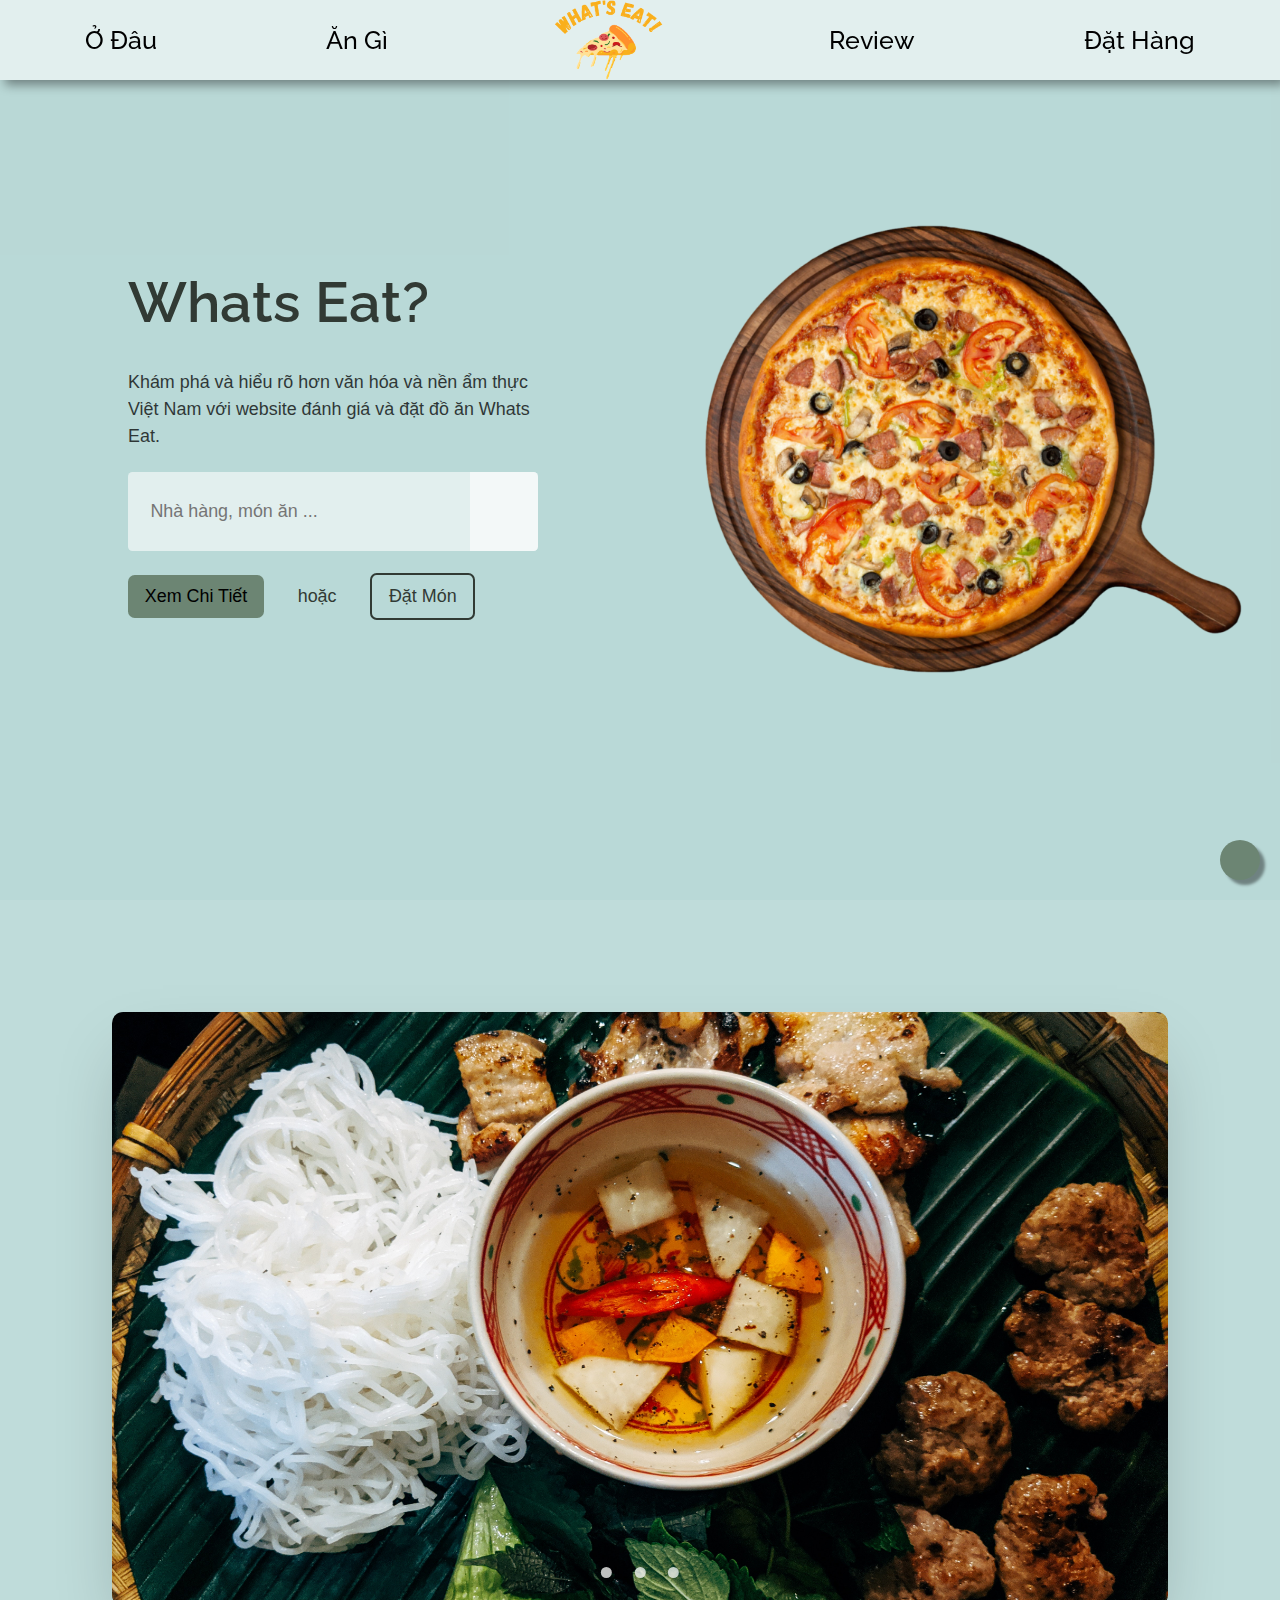
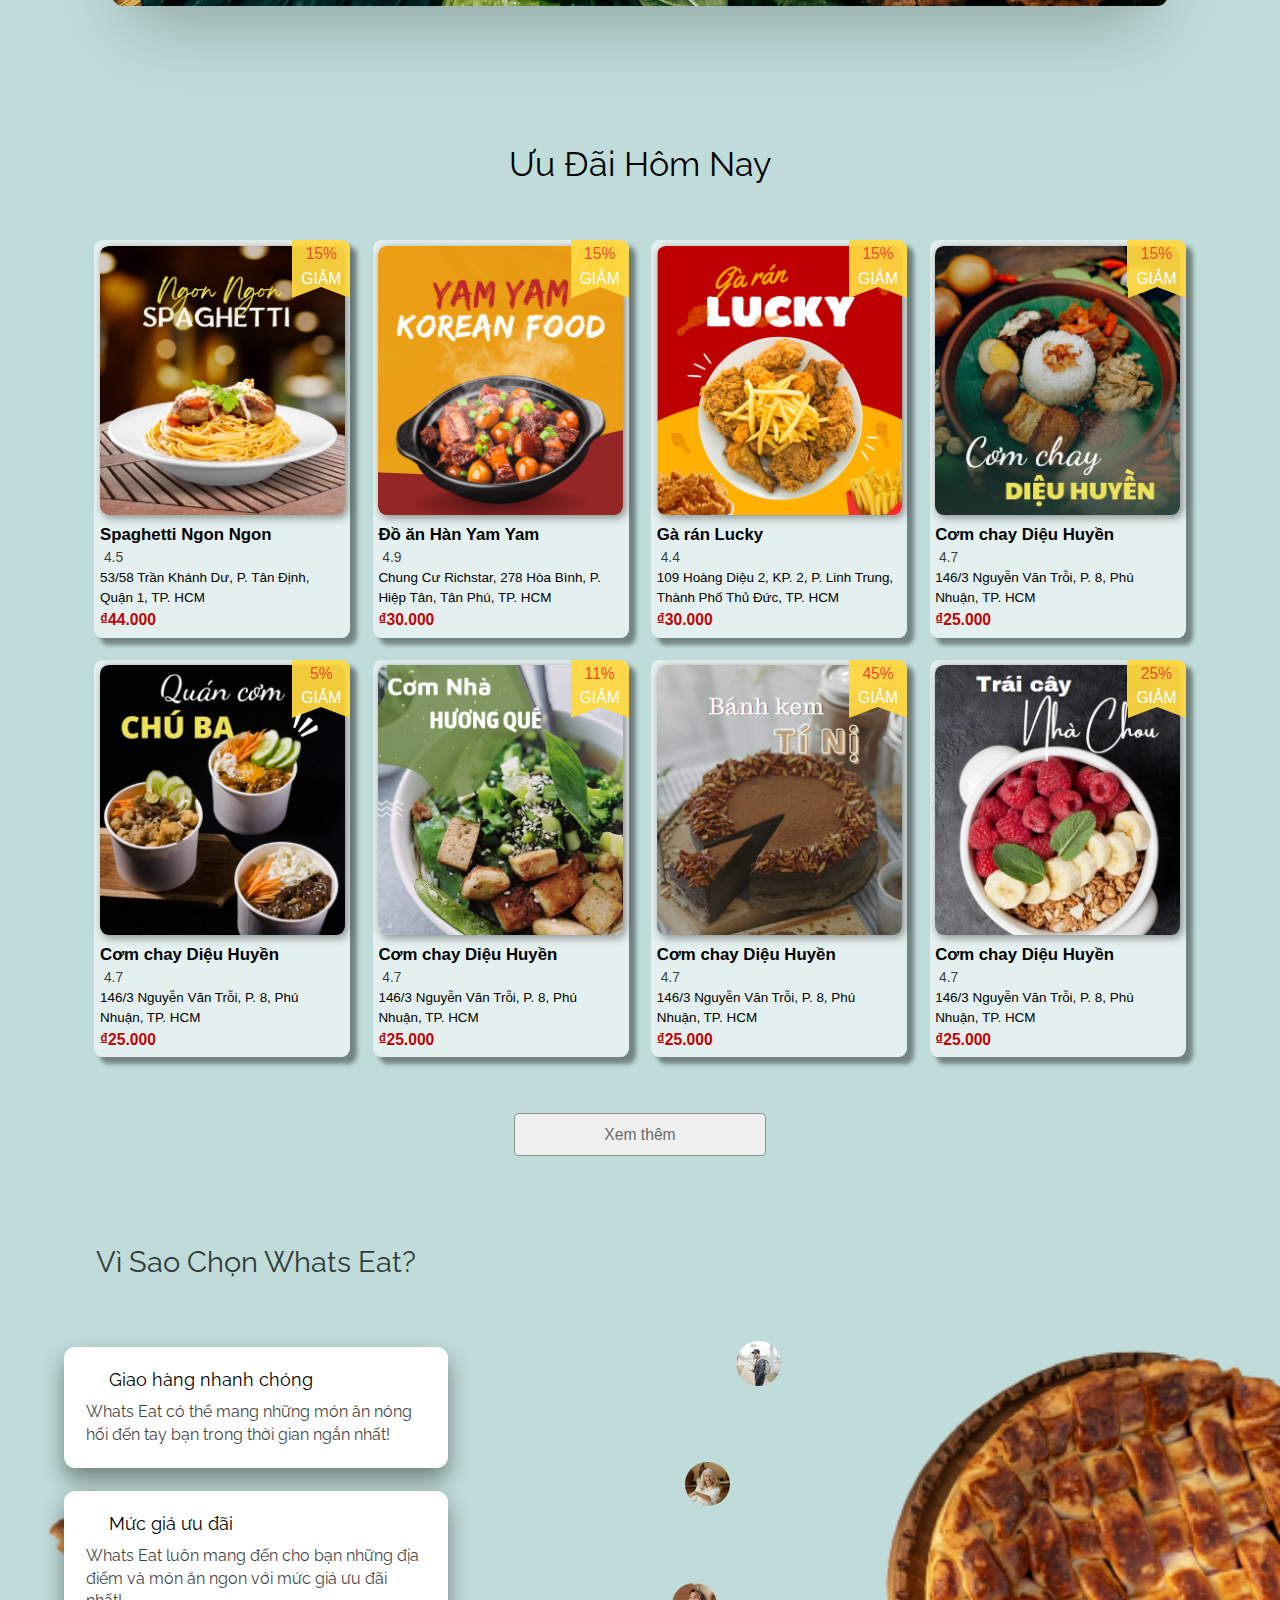
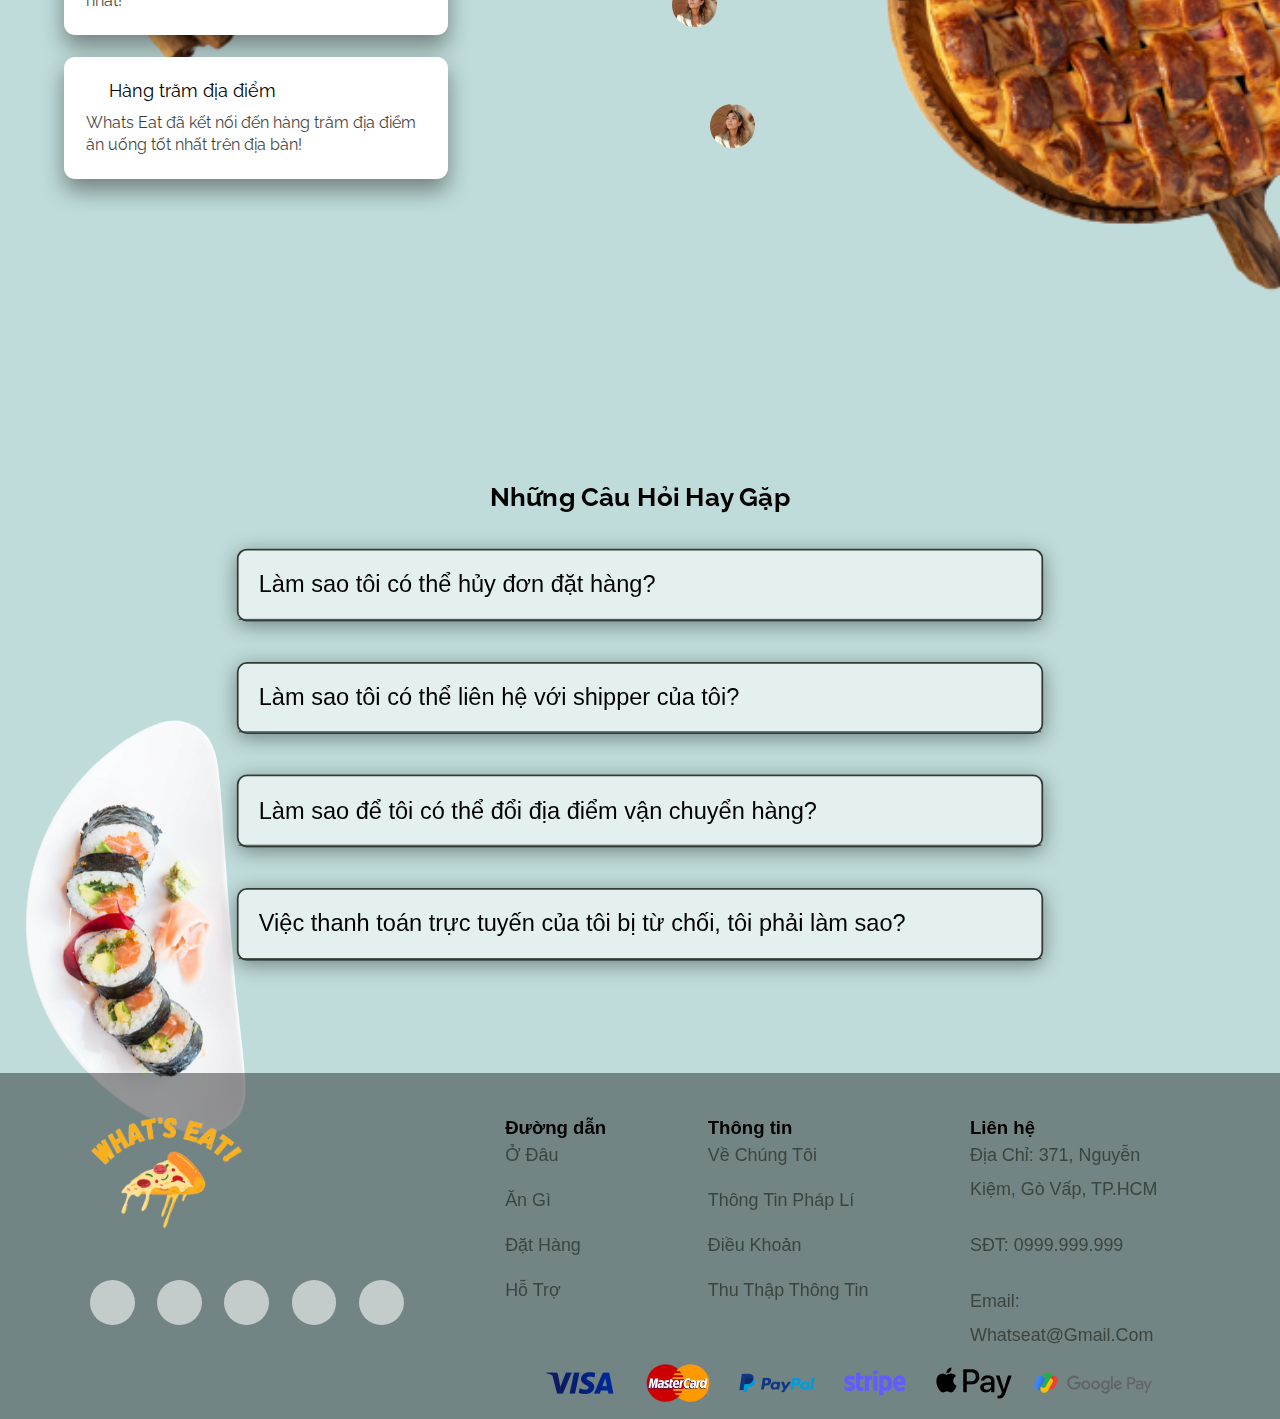
<file: HTML/index.html>
<!DOCTYPE html>
<html lang="en">
<head>
    <meta charset="UTF-8">
    <meta name="viewport" content="width=device-width, initial-scale=1.0">
    <link rel="stylesheet" href="/CSS/main2.css">
    <link rel="preconnect" href="https://fonts.googleapis.com">
    <link rel="preconnect" href="https://fonts.gstatic.com" crossorigin>
    <link href="https://fonts.googleapis.com/css2?family=Montserrat:wght@400;700&family=Raleway:wght@400;500;600&family=Roboto:wght@400;500;700&display=swap" rel="stylesheet">
    <link rel="stylesheet" href="https://cdnjs.cloudflare.com/ajax/libs/font-awesome/6.4.2/css/all.min.css" integrity="sha512-z3gLpd7yknf1YoNbCzqRKc4qyor8gaKU1qmn+CShxbuBusANI9QpRohGBreCFkKxLhei6S9CQXFEbbKuqLg0DA==" crossorigin="anonymous" referrerpolicy="no-referrer" />
    <link href="https://fonts.cdnfonts.com/css/sf-mono" rel="stylesheet">
    <title>Whats Eat</title>

    <script src="/JS/Project.js"></script>
</head>

<body>
    <!-- HEADER -->
    <header>
    <!-- MENU -->
        <nav class="menu">
            <a href="#">Ở Đâu</a>
            <a href="#">Ăn Gì</a>
            <img src="/IMG/logo.png" alt="">
            <a href="#">Review</a>
            <a href="#">Đặt Hàng</a>
        </nav>
    </header>

    <!-- MAIN SECTION -->
    <div id="main-section">
        <div class="main-content">
            <h1 class="main-heading">Whats Eat?</h1>
            <p class="main-line">Khám phá và hiểu rõ hơn văn hóa và nền ẩm thực Việt Nam với website đánh giá và đặt đồ ăn Whats Eat.</p>
            <div class="search location">
                <input type="text" class="search-box" placeholder="Nhà hàng, món ăn ...">
                <button class="search-btn locate-btn"><i class="fa-solid fa-location-crosshairs"></i></button>
            </div>

            <div class="main-action-btn-container">
                <button class="btn">Xem Chi Tiết</button>
                <p class="or">
                hoặc
                </p>
                <button class="btn transparent">Đặt Món</button>
            </div>
        </div>

        <div class="main-image">
            <img src="/IMG/banner0.png">
        </div>
    </div>

    <!-- BANNER -->   
  
      <div class="slider-container">
        <div class="slider-wrapper">
            <div class="slider">
                <img id="1" src="/IMG/banner3.jpg" alt="">
                <img id="2" src="/IMG/banner2.jpg" alt="">
                <img id="3" src="/IMG/banner1.jpg" alt="">
            </div>
            <div class="slider-nav">
                <a href="#slide-1"></a>
                <a href="#slide-2"></a>
                <a href="#slide-3"></a>
            </div>
        </div>
    </div>

    <!-- GO TO TOP -->
    <button>
        <a onclick="scrollToTop()" id="button"><i class="fa-solid fa-arrow-up"></i></a>
    </button>

    <!-- LIST BEST-SELLER -->
    <h1 class="best-seller"> Ưu Đãi Hôm Nay </h1>
    <!-- Sản phẩm -->
    <div class="products" id="products">
        <div class="product">
           <div>
                <!-- Sale -->
                <div class="sale-off">
                    <p class="sale-off-percent">43%</p>
                    <p class="sale-off-label">GIẢM</p>
                </div>
                <!-- Image -->
                <div><img src="/IMG/Dish1.png" alt="Food" /></div>
                <!-- Content -->
                <div class="content-of-product">
                    <h4>name</h4> 
                    <div class="rate"><i class="fa-solid fa-star"></i><span>&nbsp;rate</span></div>
                    <p>location</p>
                    <p class="price"><b>&#8363;price</b></p>
                </div>
            </div>
        </div>
    </div>
    <div class="watch-more-container">
        <button  class="watch-more-tittle">Xem thêm</button>
    </div>

    <!-- About Us Section -->
    <div class="about-section-container" id="about-section">
        <div class="about">
            <p class="about-title">
                Vì sao chọn Whats Eat?
            </p>
            <div class="service-container">
                <div class="service">
                    <div class="service-title">
                        <i class="fa-solid fa-truck-fast"></i></i> Giao hàng nhanh chóng
                    </div>
                    <p class="service-detail">Whats Eat có thể mang những món ăn nóng hổi đến tay bạn trong thời gian ngắn nhất!</p>
                </div>

                <div class="service">
                    <div class="service-title">
                        <i class="fa-solid fa-money-bill"></i> Mức giá ưu đãi
                    </div>
                    <p class="service-detail">Whats Eat luôn mang đến cho bạn những địa điểm và món ăn ngon với mức giá ưu đãi nhất!</p>
                </div>

                <div class="service">
                    <div class="service-title">
                        <i class="fa-solid fa-ranking-star"></i> Hàng trăm địa điểm
                    </div>
                    <p class="service-detail">Whats Eat đã kết nối đến hàng trăm địa điểm ăn uống tốt nhất trên địa bàn!</p>
                </div>
            </div>
        </div>

        <div class="reviews-container">
            <div class="review-wrapper">
                <img src="/IMG/user-1.png" class="reviewer-img">
                <div class="review-box">
                    <div class="reviewer-info">
                        <div class="reviewer">
                            <div class="reviewer-rating">
                                <i class="fa-solid fa-star"></i>
                                <i class="fa-solid fa-star"></i>
                                <i class="fa-solid fa-star"></i>
                                <i class="fa-solid fa-star"></i>
                                <i class="fa-regular fa-star"></i>
                            </div>
                            <p class="reviewer-name">
                                BinZ
                            </p>
                        </div>
                    </div>
                    <div class="review-body">
                        <i class="fa-solid fa-quote-left"></i>
                        <p class="review">
                            Whats Eat đã giúp tôi rất nhiều khi chỉ cần nhấn vào thôi thì đã thấy rất nhiều món ăn ngon và địa chỉ, đánh giá của địa điểm đó luôn rồi! Cảm ơn Whats Eat nhé!
                        </p>
                    </div>
                </div>
            </div>

            <div class="review-wrapper">
                <img src="/IMG/user-2.png" class="reviewer-img">
                <div class="review-box">
                    <div class="reviewer-info">
                        <div class="reviewer">
                            <div class="reviewer-rating">
                                <i class="fa-solid fa-star"></i>
                                <i class="fa-solid fa-star"></i>
                                <i class="fa-solid fa-star"></i>
                                <i class="fa-solid fa-star"></i>
                                <i class="fa-regular fa-star"></i>
                            </div>
                            <p class="reviewer-name">
                                Karik
                            </p>
                        </div>
                    </div>
                    <div class="review-body">
                        <i class="fa-solid fa-quote-left"></i>
                        <p class="review">
                            Whats Eat đã giúp tôi rất nhiều khi chỉ cần nhấn vào thôi thì đã thấy rất nhiều món ăn ngon và địa chỉ, đánh giá của địa điểm đó luôn rồi! Cảm ơn Whats Eat nhé!
                        </p>
                    </div>
                </div>
            </div>

            <div class="review-wrapper">
                <img src="/IMG/user-3.png" class="reviewer-img">
                <div class="review-box">
                    <div class="reviewer-info">
                        <div class="reviewer">
                            <div class="reviewer-rating">
                                <i class="fa-solid fa-star"></i>
                                <i class="fa-solid fa-star"></i>
                                <i class="fa-solid fa-star"></i>
                                <i class="fa-solid fa-star"></i>
                                <i class="fa-regular fa-star"></i>
                            </div>
                            <p class="reviewer-name">
                                Jarvis
                            </p>
                        </div>
                    </div>
                    <div class="review-body">
                        <i class="fa-solid fa-quote-left"></i>
                        <p class="review">
                            Whats Eat đã giúp tôi rất nhiều khi chỉ cần nhấn vào thôi thì đã thấy rất nhiều món ăn ngon và địa chỉ, đánh giá của địa điểm đó luôn rồi! Cảm ơn Whats Eat nhé!
                        </p>
                    </div>
                </div>
            </div>

            <div class="review-wrapper">
                <img src="/IMG/user-3.png" class="reviewer-img">
                <div class="review-box">
                    <div class="reviewer-info">
                        <div class="reviewer">
                            <div class="reviewer-rating">
                                <i class="fa-solid fa-star"></i>
                                <i class="fa-solid fa-star"></i>
                                <i class="fa-solid fa-star"></i>
                                <i class="fa-solid fa-star"></i>
                                <i class="fa-regular fa-star"></i>
                            </div>
                            <p class="reviewer-name">
                                Jasmine
                            </p>
                        </div>
                    </div>
                    <div class="review-body">
                        <i class="fa-solid fa-quote-left"></i>
                        <p class="review">
                            Whats Eat đã giúp tôi rất nhiều khi chỉ cần nhấn vào thôi thì đã thấy rất nhiều món ăn ngon và địa chỉ, đánh giá của địa điểm đó luôn rồi! Cảm ơn Whats Eat nhé!
                        </p>
                    </div>
                </div>
            </div>
        </div>
    </div>

    <section id="faq-section">
        <h1 class="section-title">Những Câu Hỏi Hay Gặp</h1>
        <div class="faq">
            <div class="question-box">
                <h3 class="question">Làm sao tôi có thể hủy đơn đặt hàng?</h3>
                <i class="fa-solid fa-plus"></i>
            </div>
            <div class="answer-box">
                <p class="answer">Bạn chỉ cần nhấn vào nút hủy đặt hàng nếu đơn hàng chưa được duyệt. Nếu đơn đã được duyệt, vui lòng liên hệ đơn vị vận chuyển thông báo với quán ăn nhé.</p>
            </div>
        </div>

        <div class="faq">
            <div class="question-box">
                <h3 class="question">Làm sao tôi có thể liên hệ với shipper của tôi?</h3>
                <i class="fa-solid fa-plus"></i>
            </div>
            <div class="answer-box">
                <p class="answer">Số điện thoại của shipper được thông báo trong phần mềm giao hàng. Bạn chỉ cần liên lạc với số điện thoại đó là được nhé.</p>
            </div>
        </div>

        <div class="faq">
            <div class="question-box">
                <h3 class="question">Làm sao để tôi có thể đổi địa điểm vận chuyển hàng?</h3>
                <i class="fa-solid fa-plus"></i>
            </div>
            <div class="answer-box">
                <p class="answer">Bạn chỉ cần nhấn vào phần đổi địa chỉ giao hàng nếu đơn hàng chưa bắt đầu giao. Nếu đơn hàng đã vận chuyển, vui lòng liên hệ shipper để có thể tính toán rõ hơn về cách giải quyết nhé.</p>
            </div>
        </div>

        <div class="faq">
            <div class="question-box">
                <h3 class="question">Việc thanh toán trực tuyến của tôi bị từ chối, tôi phải làm sao?</h3>
                <i class="fa-solid fa-plus"></i>
            </div>
            <div class="answer-box">
                <p class="answer">Có thể là mạng của bạn đang bị lỗi, hoặc phần mềm ngân hàng đang bảo trì. Nếu không phải các lí do trên, vui lòng liên hệ cho chúng tôi theo số hotline bên dưới để Whats Eat có thể hỗ trợ bạn.</p>
            </div>
        </div>

        <div class="dish-layer">
            <img src="/IMG/side-dish.png">
        </div>
    </section>
    

    <!-- FOOTER -->
    
    <footer id="footer">
        <div class="company-info">
            <img src="/IMG/logo.png" class="logo" alt="">
            <div class="social-links">
                <a href="#"><i class="fa-brands fa-instagram"></i></a>
                <a href="#"><i class="fa-brands fa-facebook"></i></a>
                <a href="#"><i class="fa-brands fa-twitter"></i></a>
                <a href="#"><i class="fa-brands fa-discord"></i></a>
                <a href="#"><i class="fa-brands fa-youtube"></i></a>
            </div>
        </div>

        <div class="useful-links footer-links-container"> 
            <h5 class="footer-link-title">Đường dẫn</h5>
            <a href="#" class="footer-links">Ở đâu</a> 
            <a href="#" class="footer-links">Ăn gì</a>
            <a href="#" class="footer-links">Đặt hàng</a>
            <a href="#" class="footer-links">Hỗ trợ</a>   
        </div>

        <div class="information footer-links-container"> 
            <h5 class="footer-link-title">Thông tin</h5>
            <a href="#" class="footer-links">Về chúng tôi</a> 
            <a href="#" class="footer-links">Thông tin pháp lí</a>
            <a href="#" class="footer-links">Điều khoản</a>
            <a href="#" class="footer-links">Thu thập thông tin</a>   
        </div>

        <div class="contact footer-links-container"> 
            <h5 class="footer-link-title">Liên hệ</h5>
            <a  class="footer-text">Địa chỉ: 371, Nguyễn Kiệm, Gò Vấp, TP.HCM</a> 
            <a  class="footer-text">SĐT: 0999.999.999</a> 
            <a  class="footer-text">Email: whatseat@gmail.com</a> 
        </div>

        <div class="payment-partners">
            <img src="/IMG/visa.png" alt="">
            <img src="/IMG/master-card.png" alt="">
            <img src="/IMG/paypal.png" alt="">
            <img src="/IMG/stripe.png" alt="">
            <img src="/IMG/apple-pay.png" alt="">
            <img src="/IMG/google-pay.png" alt="">
        </div>

    </footer>

    <script>
        // FAQ Section
        let faqs = [...document.querySelectorAll('.faq')];
        faqs.map(faq => {
            let ques = faq.querySelector('.question-box');
            ques.addEventListener('click', () => {
                faq.classList.toggle('active');
            })
         })
    </script>
    <script>
        //Review Wrapper
        let reviews = document.querySelectorAll('.review-wrapper');

        let currentReviews = [0, 2];

        let updateReviewSlider = (cards) => {
            cards.forEach((card_index) => {
                reviews[card_index].classList.add('active'); 
            })
        }

        setInterval(() => {
            currentReviews.forEach((card_index, i) => {
                reviews[card_index].classList.remove('active'); 

                currentReviews[i] = card_index >= reviews.length - 1 ? 0 : card_index + 1;
            });

            setTimeout(() => {
                updateReviewSlider(currentReviews);
            }, 250)

        }, 4500);
    </script>
</body>
</html>
</file>
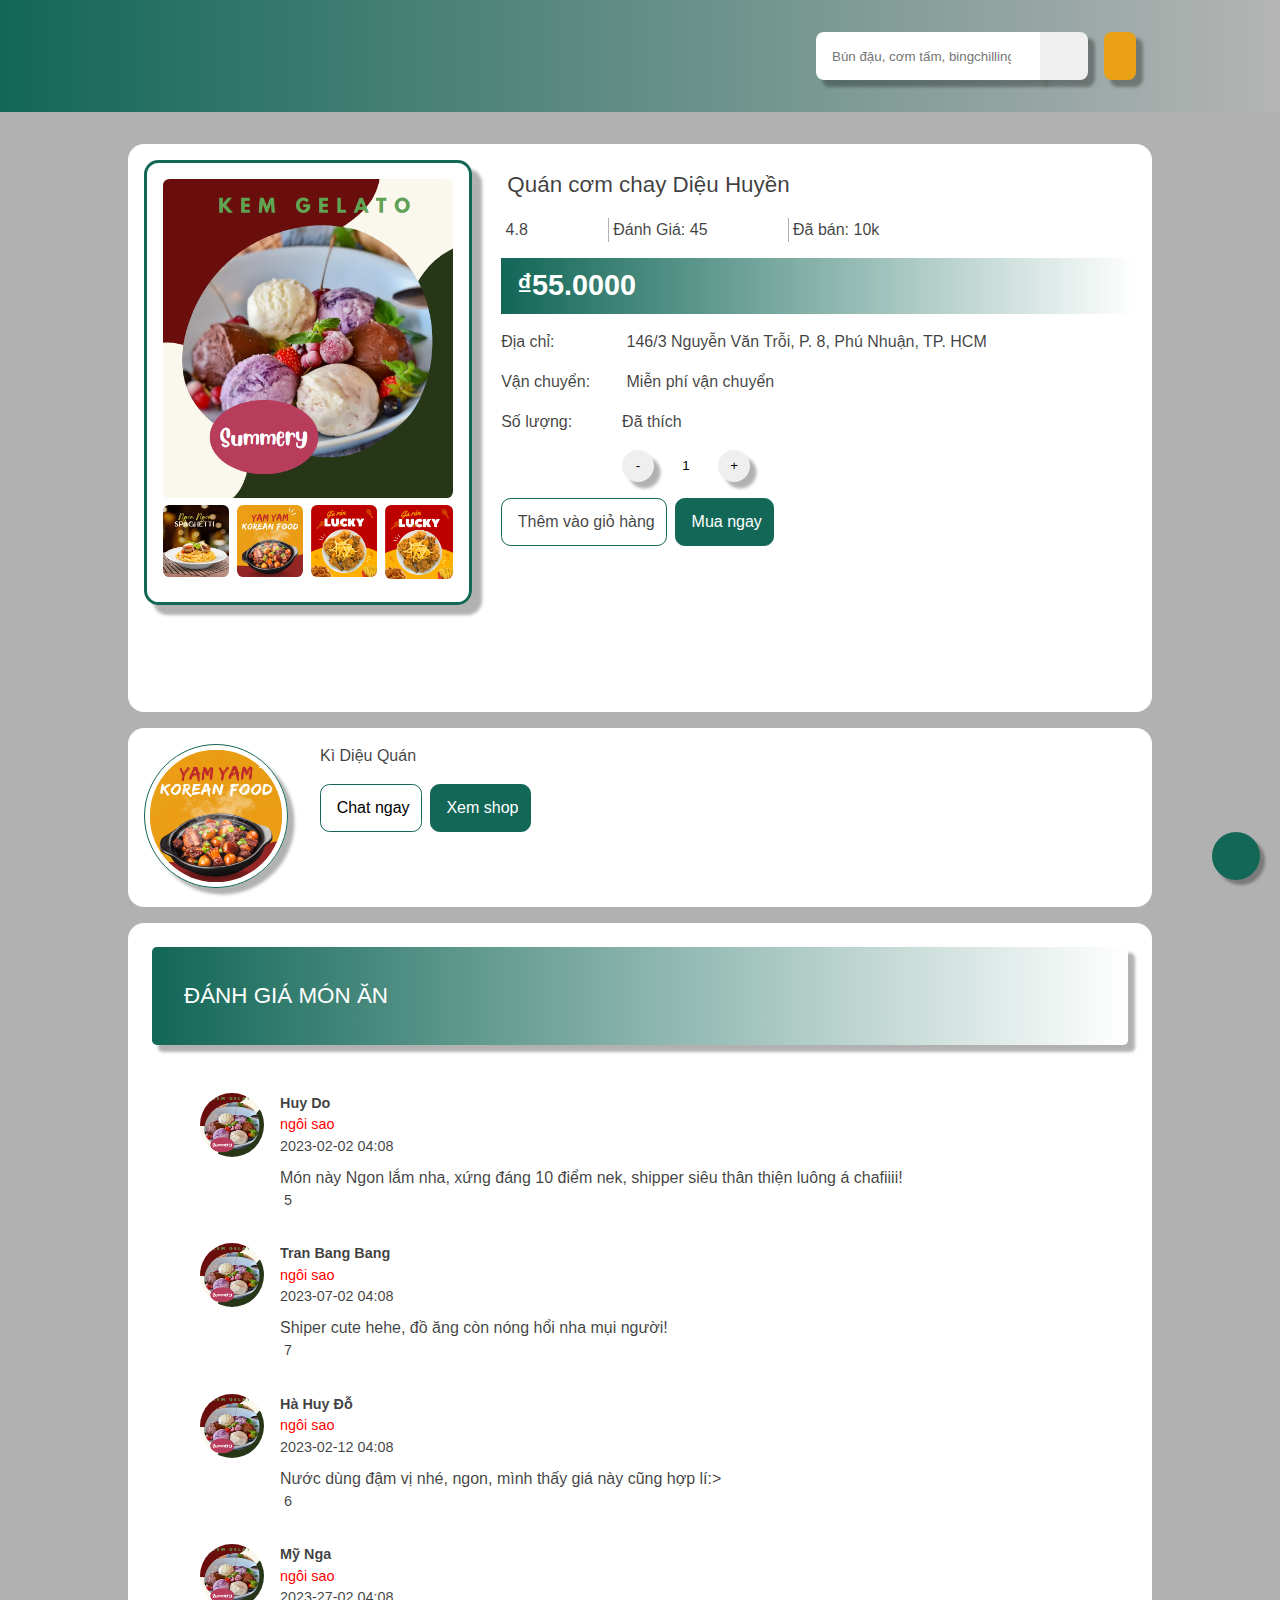
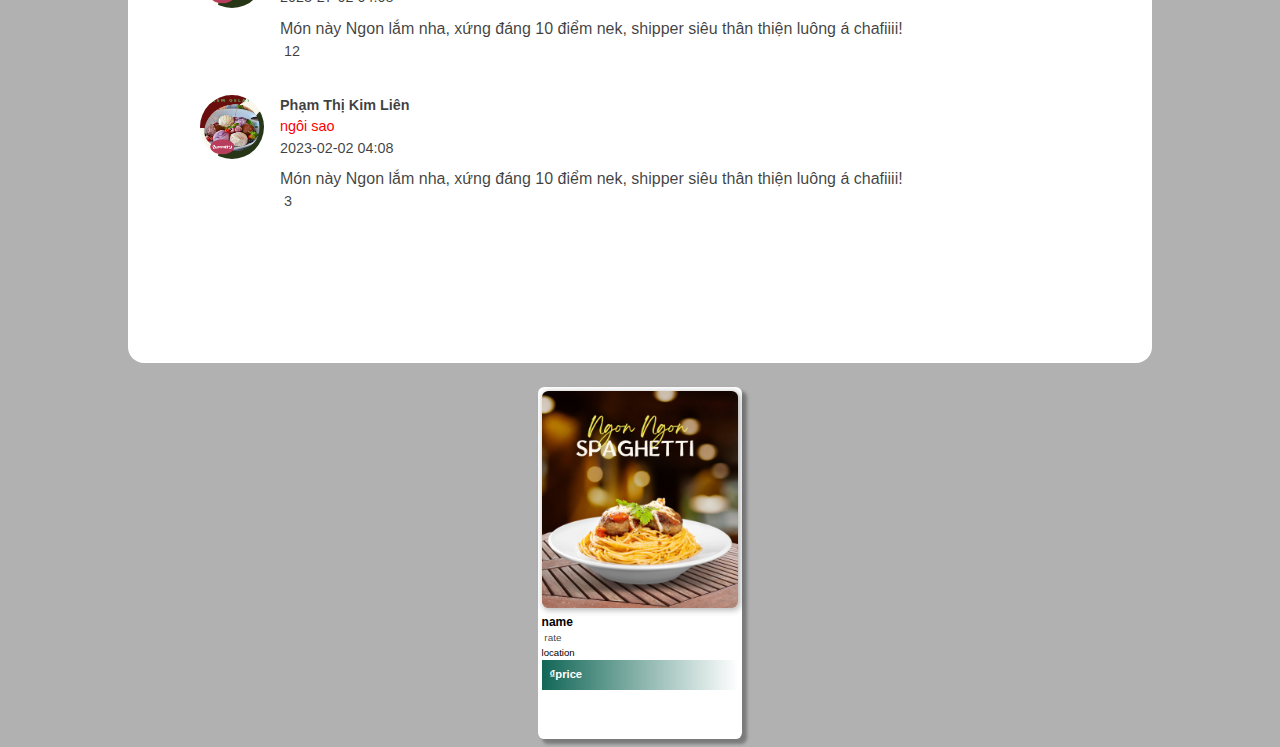
<file: HTML/detail1.html>
<!DOCTYPE html>
<html lang="en">
<head>
    <meta charset="UTF-8">
    <meta name="viewport" content="width=device-width, initial-scale=1.0">
    <link rel="stylesheet" href="/CSS/detail1.css">
    <link rel="stylesheet" href="https://cdnjs.cloudflare.com/ajax/libs/font-awesome/6.4.2/css/all.min.css" integrity="sha512-z3gLpd7yknf1YoNbCzqRKc4qyor8gaKU1qmn+CShxbuBusANI9QpRohGBreCFkKxLhei6S9CQXFEbbKuqLg0DA==" crossorigin="anonymous" referrerpolicy="no-referrer" />
    <link href="https://fonts.cdnfonts.com/css/sf-mono" rel="stylesheet">
    <title>Taste</title>
    <script src="/JS/detail.js"> </script>
</head>
<body>
    <header>
        <!-- MENU -->
        <div class="header">
            <nav class="menu-bar flex">
                <div>
                    <!-- <a href=""><i class="fa-solid fa-bars"></i></a> 
                    <div class="logo-of-web"><img src="/IMG/logo.png" alt=""></div>                    -->
                </div>
                <div class="search flex">
                    <form action="/search" method="get" class="search-bar flex"> 
                        <input type="search" id="search" name="query" placeholder="Bún đậu, cơm tấm, bingchilling..." required>
                        <button type="submit"><i class="fa-solid fa-magnifying-glass"></i></button>
                    </form>
                    <div class="cart"><i class="fa-solid fa-cart-shopping"></i></div>
                </div>
            </nav>
        </div>
    </header>
     <!-- GO TO TOP -->
        <a onclick="topFunction()" id="button" href="#"><i class="fa-solid fa-arrow-up"></i></a>
    <!-- MÔ TẢ SẢN PHẨM -->
    <div class="info-of-food">

        <!-- Phần ảnh mô tả -->
        <div class="description-photo flex">
            <div>
                <img src="/IMG/Dish11.png" id="main" alt="">
                <div class="other-photo flex">
                    <!-- <div id="pre" onclick="changeImg(-1)"><i class="fa-solid fa-caret-left"></i></div> -->
                    <div><img src="/IMG/Dish1.png" alt=""></div>
                    <div><img src="/IMG/Dish2.png" alt=""></div>
                    <div><img src="/IMG/Dish3.png" alt=""></div>
                    <div><img src="/IMG/Dish3.png" alt=""></div>
                    <!-- <div id="next" onclick="changeImg(1)"><i class="fa-solid fa-caret-right"></i></div> -->
                </div>
            </div>
        </div>
        <!-- Phần nội dung chữ -->
        <div class="container-of-text-infor">
            <div class="name"><i class="fa-solid fa-utensils"></i>&nbsp;Quán cơm chay Diệu Huyền</div>
            <div class="rate flex">
                <i class="fa-solid fa-star"></i><span>&nbsp;4.8</span>
                <a href="">&nbsp;Đánh Giá: 45</a>
                <a href="">&nbsp;Đã bán: 10k</a>
                </div>
            <div class="price"><b>&nbsp;&#8363;55.0000</b></div>

            <div class="text-infor flex">
                <div class="left-of-infor">
                    <p>Địa chỉ:</p>
                    <p>Vận chuyển:</p>
                    <P><i style="color:red; font-size:1.2rem" class="fa-regular fa-heart"></i></P>
                    <p>Số lượng:</p>
                </div>
                <div class="right-of-infor">
                    <p><i class="fa-solid fa-location-dot"></i>&nbsp;146/3 Nguyễn Văn Trỗi, P. 8, Phú Nhuận, TP. HCM</p>
                    <p><i class="fa-solid fa-truck"></i>&nbsp;Miễn phí vận chuyển</p>
                    <!-- Button tăng giảm -->
                    <p>Đã thích</p>     
                    <div class="quantity flex">
                        <button id="dec">-</button>
                        <input type="text" id="quantityValue" value="1">
                        <button id="inc">+</button>
                    </div>
                </div>
            </div>
            
            <!-- Phần giỏ hàng -->
            <div class="container-cart flex">
                <div class="add-to-cart"><a href="#"><i class="fa-solid fa-cart-shopping">&nbsp;</i>Thêm vào giỏ hàng</a></div>
                <div class="buy-it"><a href="#"><i class="fa-solid fa-bag-shopping"></i>&nbsp;Mua ngay</a></div>
            </div>
        </div>  
    </div>
     <!-- PHẦN SEE RESTAURANT -->
     <div class="info-of-shop flex">
        <div class="image-of-shop"><a href=""><img src="/IMG/Dish2.png" alt="Logo Quán"></a></div>
        <div>
            <a href="" ><p>Kì Diệu Quán</p></a>
            <div class="container-cart flex">
                <div class="add-to-cart"><i class="fa-regular fa-comments"></i>&nbsp;Chat ngay</div>
                <div class="buy-it" style="color:white"><i class="fa-solid fa-house"></i>&nbsp;Xem shop</div></div>
            </div>
        </div>
    </div> 
    <!-- PHẦN ĐÁNH GIÁ MÓN ĂNG -->
    <div class="info-of-review">
        <div class="review-of-client">
            <div>ĐÁNH GIÁ MÓN ĂN</div>
            <div id="reviews">
                <div class="review flex">        
                    <div class="avt-client"><img src="/IMG/Dish11.png" alt="Avatar của khách hàng"></div> 
                    <div>
                        <p><b>Tran Huy</b></p>
                        <p style="color: red"><i class="fa-solid fa-star"></i><i class="fa-solid fa-star"></i><i class="fa-solid fa-star"></i><i class="fa-solid fa-star"></i><i class="fa-solid fa-star"></i></p>
                        <p>2023-02-02 04:08</p>
                        <p style="margin-top: 0.5rem; font-size: 1rem">Đồ ăng ngon lắm nha, lúc nhận hàng còn nóng hổi ạ!!!</p>
                        <p><i class="fa-solid fa-thumbs-up"></i>&nbsp;5</p>
                    </div>
                </div>
            </div>
        </div>
    </div>
    <div class="other-products">
        <div class="products" id="products">
            <div class="product">
               <div>
                    <!-- Image -->
                    <div><img src="/IMG/Dish1.png" alt="Food" /></div>
                    <!-- Content -->
                    <div class="content-of-product">
                        <h4>name</h4> 
                        <div class="rate"><i class="fa-solid fa-star"></i><span>&nbsp;rate</span></div>
                        <p>location</p>
                        <p class="price"><b>&#8363;price</b></p>
                    </div>
                </div>
            </div>
        </div>
    </div>
</div>
</body>
</html>
</file>
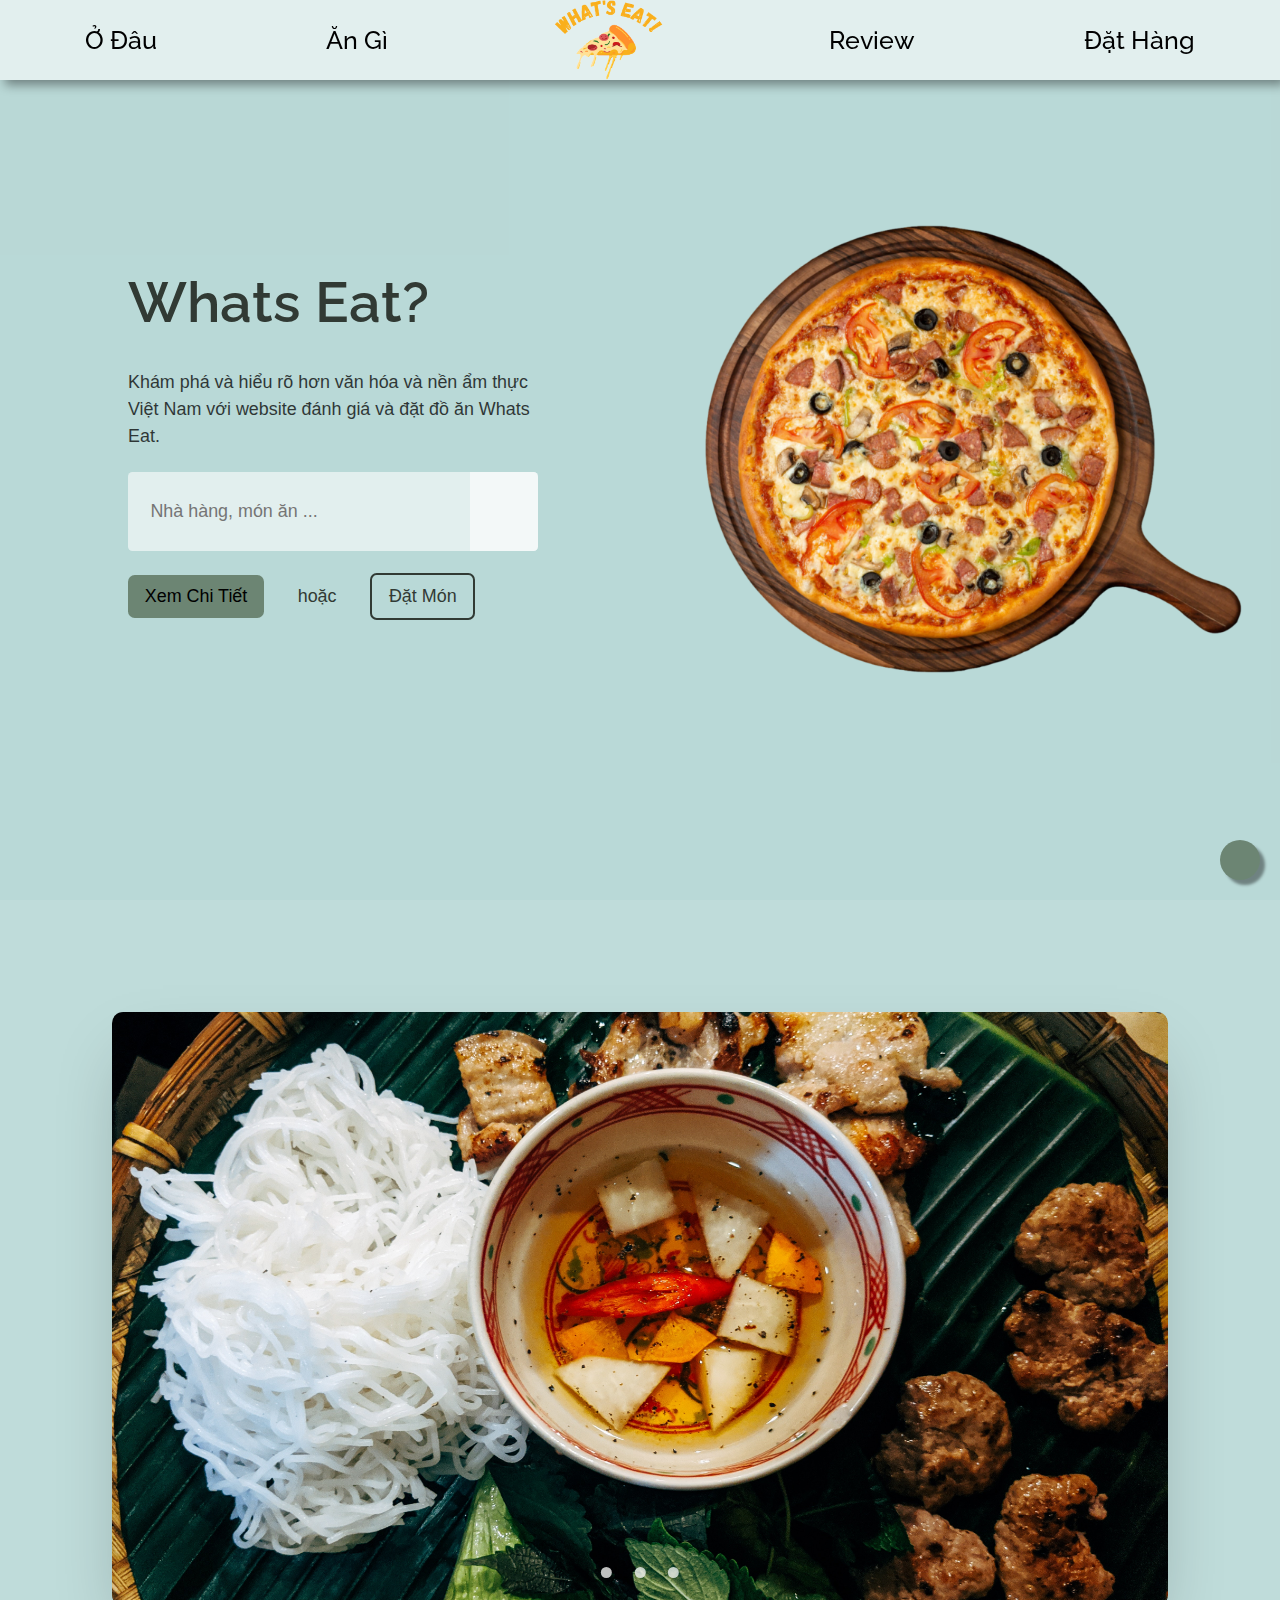
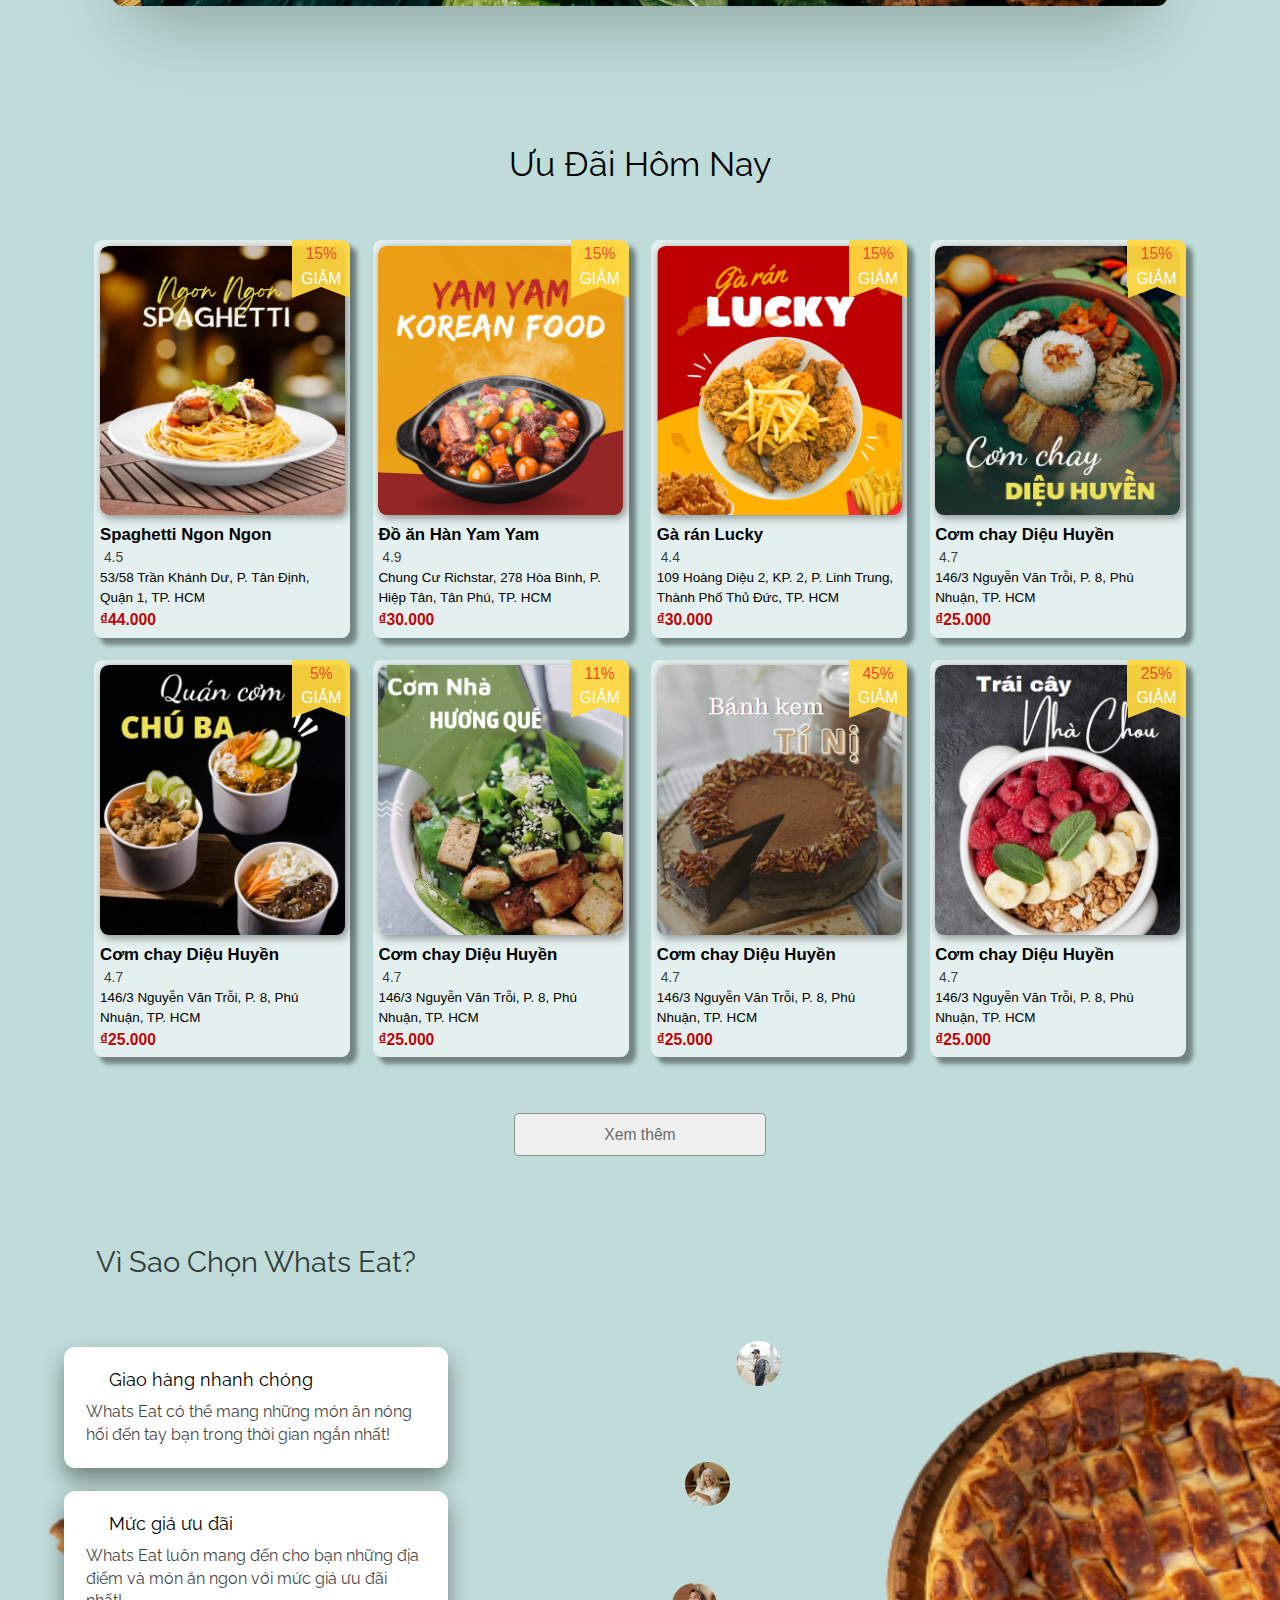
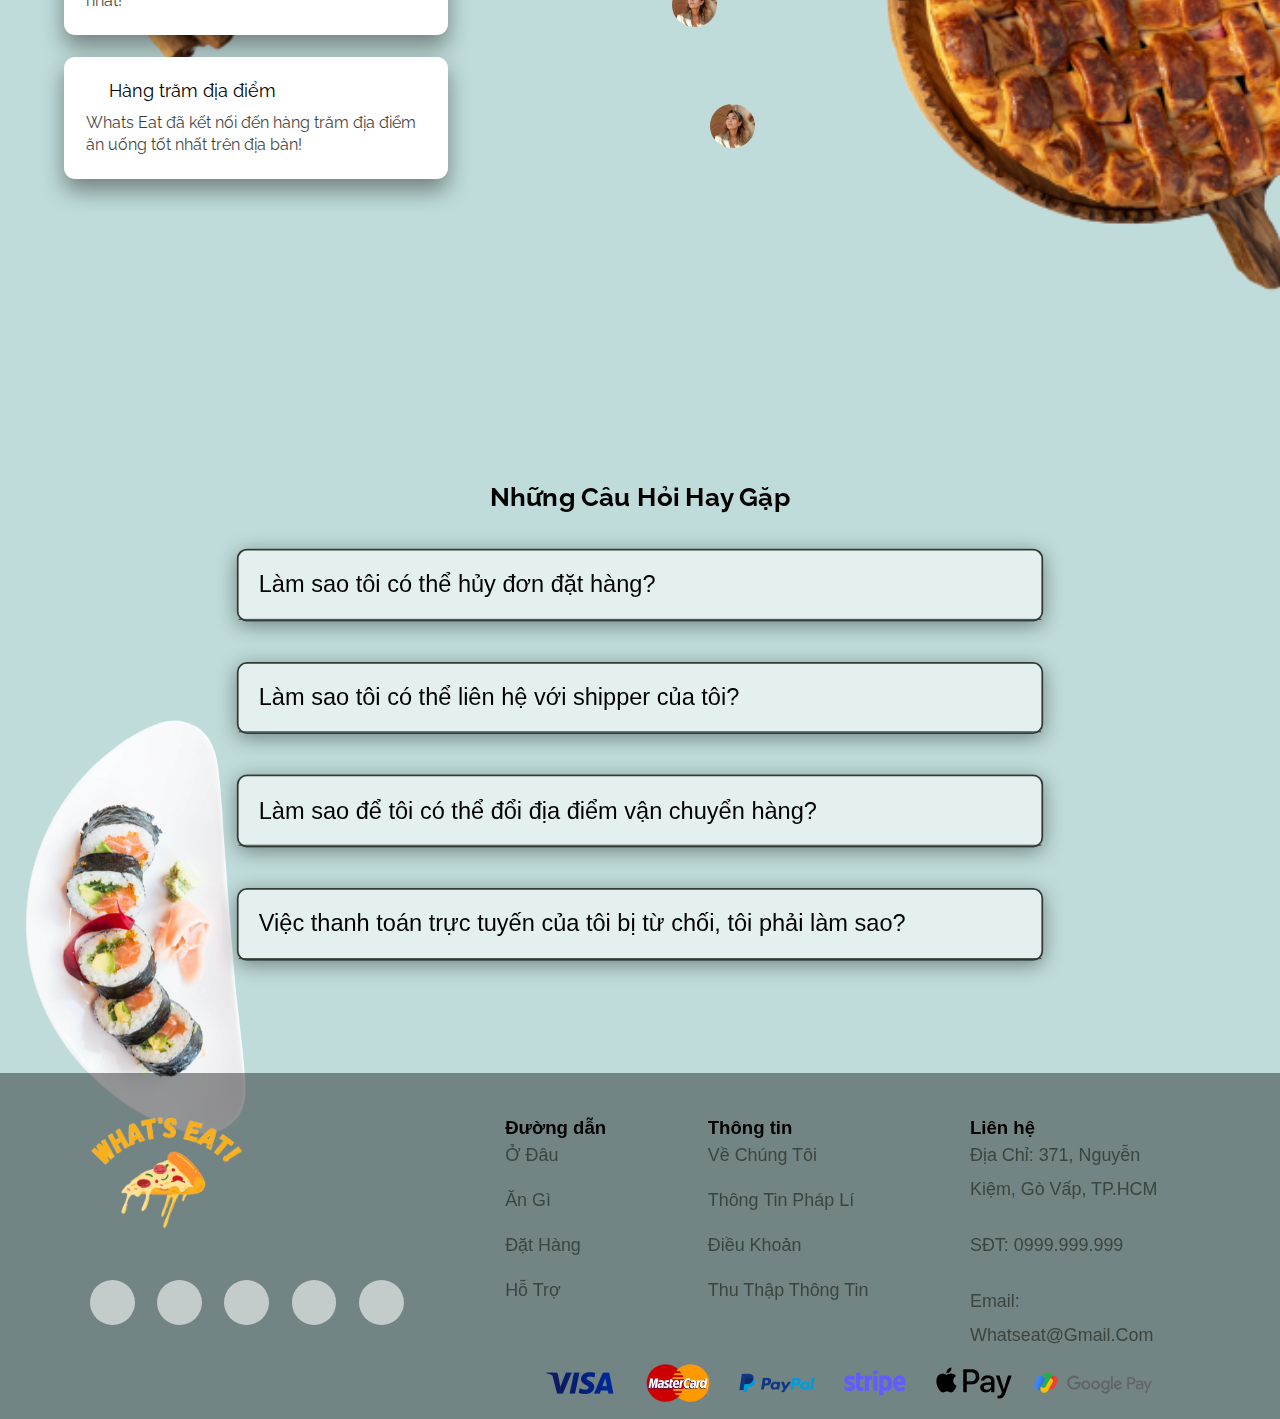
<file: HTML/index2.html>
<!DOCTYPE html>
<html lang="en">
<head>
    <meta charset="UTF-8">
    <meta name="viewport" content="width=device-width, initial-scale=1.0">
    <link rel="stylesheet" href="/CSS/main2.css">
    <link rel="preconnect" href="https://fonts.googleapis.com">
    <link rel="preconnect" href="https://fonts.gstatic.com" crossorigin>
    <link href="https://fonts.googleapis.com/css2?family=Montserrat:wght@400;700&family=Raleway:wght@400;500;600&family=Roboto:wght@400;500;700&display=swap" rel="stylesheet">
    <link rel="stylesheet" href="https://cdnjs.cloudflare.com/ajax/libs/font-awesome/6.4.2/css/all.min.css" integrity="sha512-z3gLpd7yknf1YoNbCzqRKc4qyor8gaKU1qmn+CShxbuBusANI9QpRohGBreCFkKxLhei6S9CQXFEbbKuqLg0DA==" crossorigin="anonymous" referrerpolicy="no-referrer" />
    <link href="https://fonts.cdnfonts.com/css/sf-mono" rel="stylesheet">
    <title>Whats Eat</title>

    <script src="/JS/Project.js"></script>
</head>

<body>
    <!-- HEADER -->
    <header>
    <!-- MENU -->
        <nav class="menu">
            <a href="#">Ở Đâu</a>
            <a href="#">Ăn Gì</a>
            <img src="/IMG/logo.png" alt="">
            <a href="#">Review</a>
            <a href="#">Đặt Hàng</a>
        </nav>
    </header>

    <!-- MAIN SECTION -->
    <div id="main-section">
        <div class="main-content">
            <h1 class="main-heading">Whats Eat?</h1>
            <p class="main-line">Khám phá và hiểu rõ hơn văn hóa và nền ẩm thực Việt Nam với website đánh giá và đặt đồ ăn Whats Eat.</p>
            <div class="search location">
                <input type="text" class="search-box" placeholder="Nhà hàng, món ăn ...">
                <button class="search-btn locate-btn"><i class="fa-solid fa-location-crosshairs"></i></button>
            </div>

            <div class="main-action-btn-container">
                <button class="btn">Xem Chi Tiết</button>
                <p class="or">
                hoặc
                </p>
                <button class="btn transparent">Đặt Món</button>
            </div>
        </div>

        <div class="main-image">
            <img src="/IMG/banner0.png">
        </div>
    </div>

    <!-- BANNER -->   
  
      <div class="slider-container">
        <div class="slider-wrapper">
            <div class="slider">
                <img id="1" src="/IMG/banner3.jpg" alt="">
                <img id="2" src="/IMG/banner2.jpg" alt="">
                <img id="3" src="/IMG/banner1.jpg" alt="">
            </div>
            <div class="slider-nav">
                <a href="#slide-1"></a>
                <a href="#slide-2"></a>
                <a href="#slide-3"></a>
            </div>
        </div>
    </div>

    <!-- GO TO TOP -->
    <button>
        <a onclick="scrollToTop()" id="button"><i class="fa-solid fa-arrow-up"></i></a>
    </button>

    <!-- LIST BEST-SELLER -->
    <h1 class="best-seller"> Ưu Đãi Hôm Nay </h1>
    <!-- Sản phẩm -->
    <div class="products" id="products">
        <div class="product">
           <div>
                <!-- Sale -->
                <div class="sale-off">
                    <p class="sale-off-percent">43%</p>
                    <p class="sale-off-label">GIẢM</p>
                </div>
                <!-- Image -->
                <div><img src="/IMG/Dish1.png" alt="Food" /></div>
                <!-- Content -->
                <div class="content-of-product">
                    <h4>name</h4> 
                    <div class="rate"><i class="fa-solid fa-star"></i><span>&nbsp;rate</span></div>
                    <p>location</p>
                    <p class="price"><b>&#8363;price</b></p>
                </div>
            </div>
        </div>
    </div>
    <div class="watch-more-container">
        <button  class="watch-more-tittle">Xem thêm</button>
    </div>

    <!-- About Us Section -->
    <div class="about-section-container" id="about-section">
        <div class="about">
            <p class="about-title">
                Vì sao chọn Whats Eat?
            </p>
            <div class="service-container">
                <div class="service">
                    <div class="service-title">
                        <i class="fa-solid fa-truck-fast"></i></i> Giao hàng nhanh chóng
                    </div>
                    <p class="service-detail">Whats Eat có thể mang những món ăn nóng hổi đến tay bạn trong thời gian ngắn nhất!</p>
                </div>

                <div class="service">
                    <div class="service-title">
                        <i class="fa-solid fa-money-bill"></i> Mức giá ưu đãi
                    </div>
                    <p class="service-detail">Whats Eat luôn mang đến cho bạn những địa điểm và món ăn ngon với mức giá ưu đãi nhất!</p>
                </div>

                <div class="service">
                    <div class="service-title">
                        <i class="fa-solid fa-ranking-star"></i> Hàng trăm địa điểm
                    </div>
                    <p class="service-detail">Whats Eat đã kết nối đến hàng trăm địa điểm ăn uống tốt nhất trên địa bàn!</p>
                </div>
            </div>
        </div>

        <div class="reviews-container">
            <div class="review-wrapper">
                <img src="/IMG/user-1.png" class="reviewer-img">
                <div class="review-box">
                    <div class="reviewer-info">
                        <div class="reviewer">
                            <div class="reviewer-rating">
                                <i class="fa-solid fa-star"></i>
                                <i class="fa-solid fa-star"></i>
                                <i class="fa-solid fa-star"></i>
                                <i class="fa-solid fa-star"></i>
                                <i class="fa-regular fa-star"></i>
                            </div>
                            <p class="reviewer-name">
                                BinZ
                            </p>
                        </div>
                    </div>
                    <div class="review-body">
                        <i class="fa-solid fa-quote-left"></i>
                        <p class="review">
                            Whats Eat đã giúp tôi rất nhiều khi chỉ cần nhấn vào thôi thì đã thấy rất nhiều món ăn ngon và địa chỉ, đánh giá của địa điểm đó luôn rồi! Cảm ơn Whats Eat nhé!
                        </p>
                    </div>
                </div>
            </div>

            <div class="review-wrapper">
                <img src="/IMG/user-2.png" class="reviewer-img">
                <div class="review-box">
                    <div class="reviewer-info">
                        <div class="reviewer">
                            <div class="reviewer-rating">
                                <i class="fa-solid fa-star"></i>
                                <i class="fa-solid fa-star"></i>
                                <i class="fa-solid fa-star"></i>
                                <i class="fa-solid fa-star"></i>
                                <i class="fa-regular fa-star"></i>
                            </div>
                            <p class="reviewer-name">
                                Karik
                            </p>
                        </div>
                    </div>
                    <div class="review-body">
                        <i class="fa-solid fa-quote-left"></i>
                        <p class="review">
                            Whats Eat đã giúp tôi rất nhiều khi chỉ cần nhấn vào thôi thì đã thấy rất nhiều món ăn ngon và địa chỉ, đánh giá của địa điểm đó luôn rồi! Cảm ơn Whats Eat nhé!
                        </p>
                    </div>
                </div>
            </div>

            <div class="review-wrapper">
                <img src="/IMG/user-3.png" class="reviewer-img">
                <div class="review-box">
                    <div class="reviewer-info">
                        <div class="reviewer">
                            <div class="reviewer-rating">
                                <i class="fa-solid fa-star"></i>
                                <i class="fa-solid fa-star"></i>
                                <i class="fa-solid fa-star"></i>
                                <i class="fa-solid fa-star"></i>
                                <i class="fa-regular fa-star"></i>
                            </div>
                            <p class="reviewer-name">
                                Jarvis
                            </p>
                        </div>
                    </div>
                    <div class="review-body">
                        <i class="fa-solid fa-quote-left"></i>
                        <p class="review">
                            Whats Eat đã giúp tôi rất nhiều khi chỉ cần nhấn vào thôi thì đã thấy rất nhiều món ăn ngon và địa chỉ, đánh giá của địa điểm đó luôn rồi! Cảm ơn Whats Eat nhé!
                        </p>
                    </div>
                </div>
            </div>

            <div class="review-wrapper">
                <img src="/IMG/user-3.png" class="reviewer-img">
                <div class="review-box">
                    <div class="reviewer-info">
                        <div class="reviewer">
                            <div class="reviewer-rating">
                                <i class="fa-solid fa-star"></i>
                                <i class="fa-solid fa-star"></i>
                                <i class="fa-solid fa-star"></i>
                                <i class="fa-solid fa-star"></i>
                                <i class="fa-regular fa-star"></i>
                            </div>
                            <p class="reviewer-name">
                                Jasmine
                            </p>
                        </div>
                    </div>
                    <div class="review-body">
                        <i class="fa-solid fa-quote-left"></i>
                        <p class="review">
                            Whats Eat đã giúp tôi rất nhiều khi chỉ cần nhấn vào thôi thì đã thấy rất nhiều món ăn ngon và địa chỉ, đánh giá của địa điểm đó luôn rồi! Cảm ơn Whats Eat nhé!
                        </p>
                    </div>
                </div>
            </div>
        </div>
    </div>

    <section id="faq-section">
        <h1 class="section-title">Những Câu Hỏi Hay Gặp</h1>
        <div class="faq">
            <div class="question-box">
                <h3 class="question">Làm sao tôi có thể hủy đơn đặt hàng?</h3>
                <i class="fa-solid fa-plus"></i>
            </div>
            <div class="answer-box">
                <p class="answer">Bạn chỉ cần nhấn vào nút hủy đặt hàng nếu đơn hàng chưa được duyệt. Nếu đơn đã được duyệt, vui lòng liên hệ đơn vị vận chuyển thông báo với quán ăn nhé.</p>
            </div>
        </div>

        <div class="faq">
            <div class="question-box">
                <h3 class="question">Làm sao tôi có thể liên hệ với shipper của tôi?</h3>
                <i class="fa-solid fa-plus"></i>
            </div>
            <div class="answer-box">
                <p class="answer">Số điện thoại của shipper được thông báo trong phần mềm giao hàng. Bạn chỉ cần liên lạc với số điện thoại đó là được nhé.</p>
            </div>
        </div>

        <div class="faq">
            <div class="question-box">
                <h3 class="question">Làm sao để tôi có thể đổi địa điểm vận chuyển hàng?</h3>
                <i class="fa-solid fa-plus"></i>
            </div>
            <div class="answer-box">
                <p class="answer">Bạn chỉ cần nhấn vào phần đổi địa chỉ giao hàng nếu đơn hàng chưa bắt đầu giao. Nếu đơn hàng đã vận chuyển, vui lòng liên hệ shipper để có thể tính toán rõ hơn về cách giải quyết nhé.</p>
            </div>
        </div>

        <div class="faq">
            <div class="question-box">
                <h3 class="question">Việc thanh toán trực tuyến của tôi bị từ chối, tôi phải làm sao?</h3>
                <i class="fa-solid fa-plus"></i>
            </div>
            <div class="answer-box">
                <p class="answer">Có thể là mạng của bạn đang bị lỗi, hoặc phần mềm ngân hàng đang bảo trì. Nếu không phải các lí do trên, vui lòng liên hệ cho chúng tôi theo số hotline bên dưới để Whats Eat có thể hỗ trợ bạn.</p>
            </div>
        </div>

        <div class="dish-layer">
            <img src="/IMG/side-dish.png">
        </div>
    </section>
    

    <!-- FOOTER -->
    
    <footer id="footer">
        <div class="company-info">
            <img src="/IMG/logo.png" class="logo" alt="">
            <div class="social-links">
                <a href="#"><i class="fa-brands fa-instagram"></i></a>
                <a href="#"><i class="fa-brands fa-facebook"></i></a>
                <a href="#"><i class="fa-brands fa-twitter"></i></a>
                <a href="#"><i class="fa-brands fa-discord"></i></a>
                <a href="#"><i class="fa-brands fa-youtube"></i></a>
            </div>
        </div>

        <div class="useful-links footer-links-container"> 
            <h5 class="footer-link-title">Đường dẫn</h5>
            <a href="#" class="footer-links">Ở đâu</a> 
            <a href="#" class="footer-links">Ăn gì</a>
            <a href="#" class="footer-links">Đặt hàng</a>
            <a href="#" class="footer-links">Hỗ trợ</a>   
        </div>

        <div class="information footer-links-container"> 
            <h5 class="footer-link-title">Thông tin</h5>
            <a href="#" class="footer-links">Về chúng tôi</a> 
            <a href="#" class="footer-links">Thông tin pháp lí</a>
            <a href="#" class="footer-links">Điều khoản</a>
            <a href="#" class="footer-links">Thu thập thông tin</a>   
        </div>

        <div class="contact footer-links-container"> 
            <h5 class="footer-link-title">Liên hệ</h5>
            <a  class="footer-text">Địa chỉ: 371, Nguyễn Kiệm, Gò Vấp, TP.HCM</a> 
            <a  class="footer-text">SĐT: 0999.999.999</a> 
            <a  class="footer-text">Email: whatseat@gmail.com</a> 
        </div>

        <div class="payment-partners">
            <img src="/IMG/visa.png" alt="">
            <img src="/IMG/master-card.png" alt="">
            <img src="/IMG/paypal.png" alt="">
            <img src="/IMG/stripe.png" alt="">
            <img src="/IMG/apple-pay.png" alt="">
            <img src="/IMG/google-pay.png" alt="">
        </div>

    </footer>

    <script>
        // FAQ Section
        let faqs = [...document.querySelectorAll('.faq')];
        faqs.map(faq => {
            let ques = faq.querySelector('.question-box');
            ques.addEventListener('click', () => {
                faq.classList.toggle('active');
            })
         })
    </script>
    <script>
        //Review Wrapper
        let reviews = document.querySelectorAll('.review-wrapper');

        let currentReviews = [0, 2];

        let updateReviewSlider = (cards) => {
            cards.forEach((card_index) => {
                reviews[card_index].classList.add('active'); 
            })
        }

        setInterval(() => {
            currentReviews.forEach((card_index, i) => {
                reviews[card_index].classList.remove('active'); 

                currentReviews[i] = card_index >= reviews.length - 1 ? 0 : card_index + 1;
            });

            setTimeout(() => {
                updateReviewSlider(currentReviews);
            }, 250)

        }, 4500);
    </script>
</body>
</html>
</file>
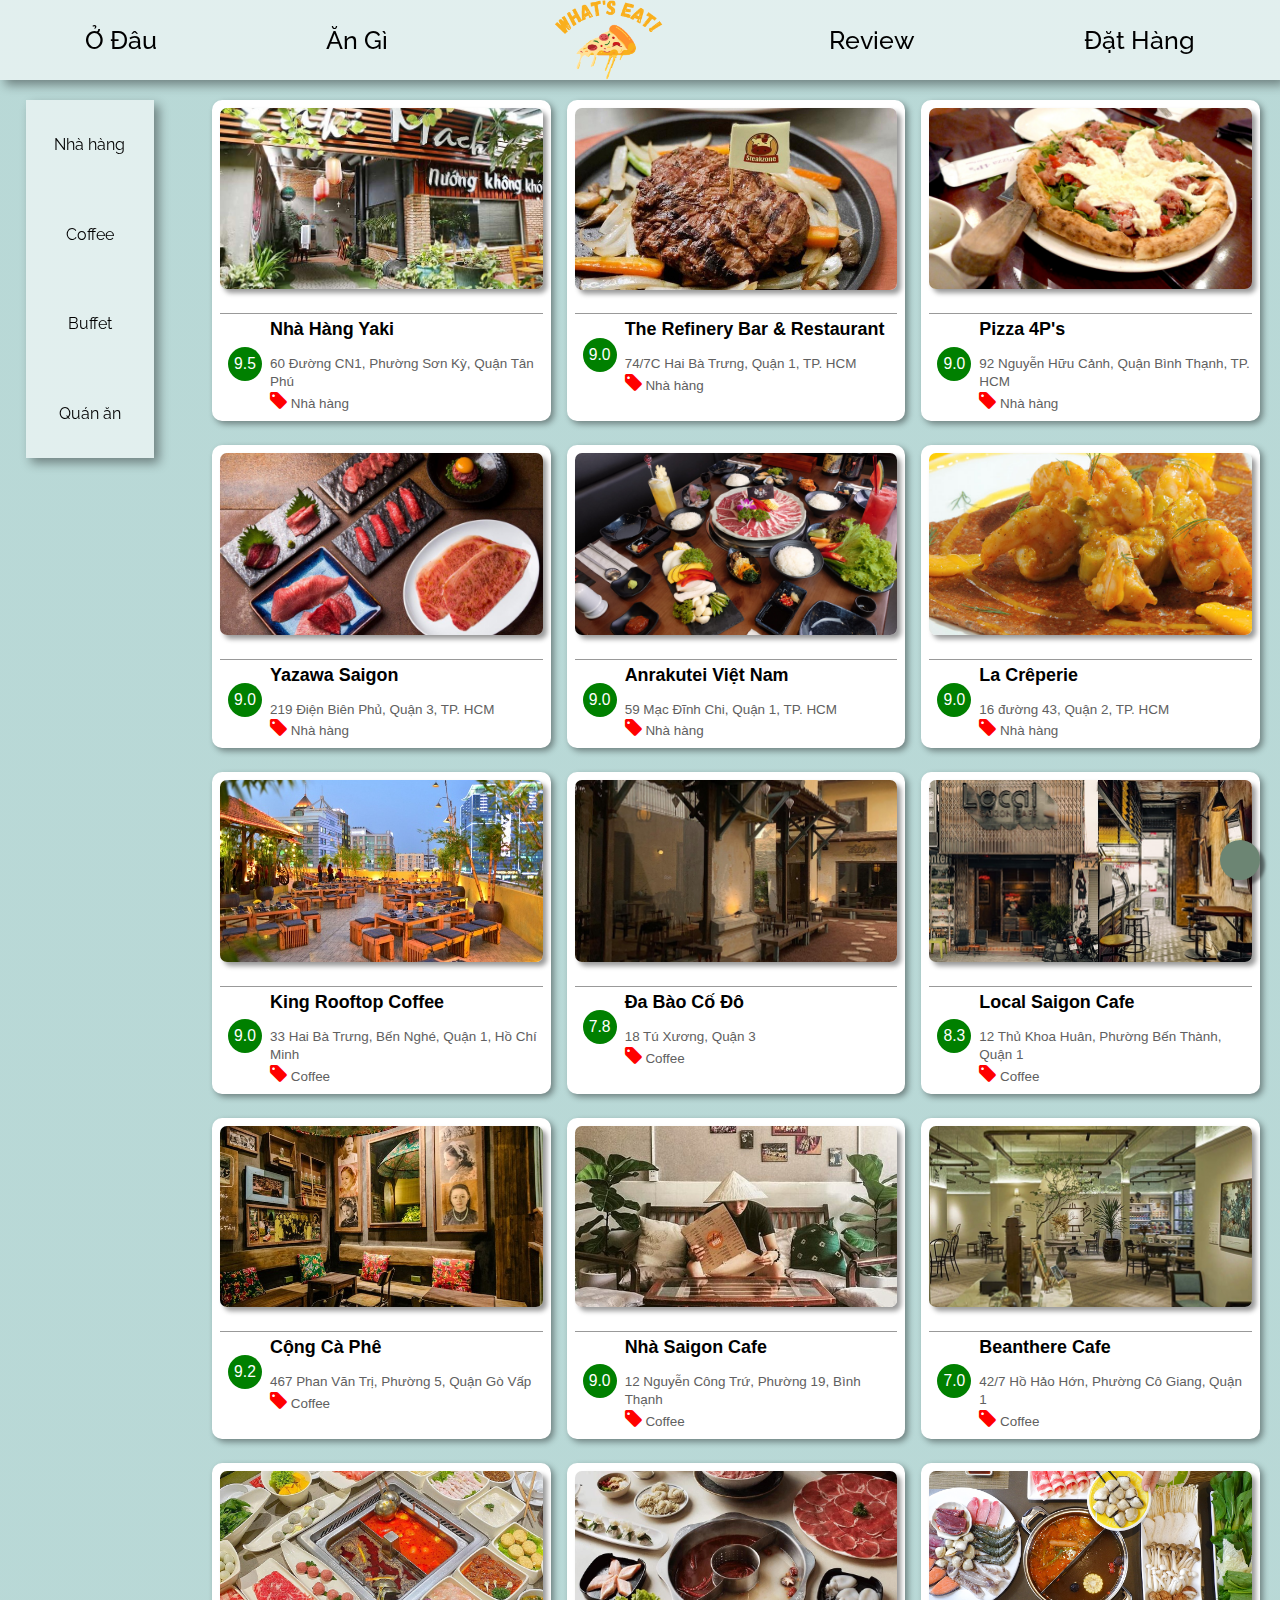
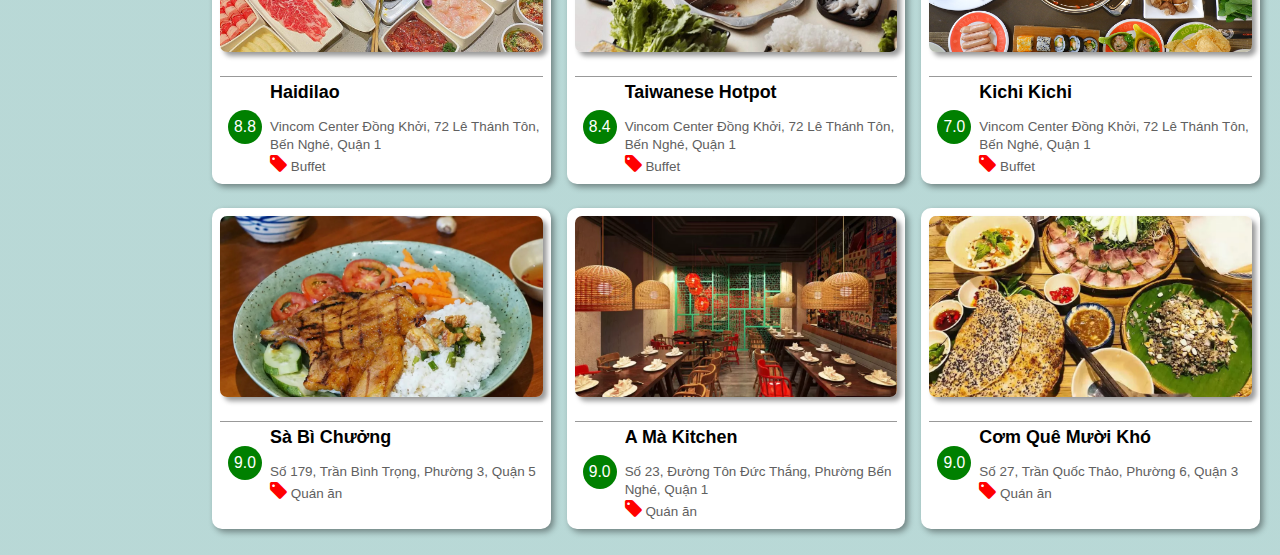
<file: HTML/where.html>
<!DOCTYPE html>
<html lang="en">
<head>
    <meta charset="UTF-8">
    <meta name="viewport" content="width=device-width, initial-scale=1.0">
    <link rel="stylesheet" href="/CSS/where.css"> 
    <link rel="stylesheet" href="/CSS/main2.css">
    <link rel="stylesheet" href="https://cdnjs.cloudflare.com/ajax/libs/font-awesome/4.7.0/css/font-awesome.min.css">
    <!-- Font -->
    <link rel="preconnect" href="https://fonts.googleapis.com">
    <link rel="preconnect" href="https://fonts.gstatic.com" crossorigin>
    <link href="https://fonts.googleapis.com/css2?family=Montserrat:wght@400;700&family=Raleway:wght@400;500;600&family=Roboto:wght@400;500;700&display=swap" rel="stylesheet">
    <link rel="stylesheet" href="https://cdnjs.cloudflare.com/ajax/libs/font-awesome/6.4.2/css/all.min.css" integrity="sha512-z3gLpd7yknf1YoNbCzqRKc4qyor8gaKU1qmn+CShxbuBusANI9QpRohGBreCFkKxLhei6S9CQXFEbbKuqLg0DA==" crossorigin="anonymous" referrerpolicy="no-referrer" />
    <link href="https://fonts.cdnfonts.com/css/sf-mono" rel="stylesheet">

    <title>Taste</title>
</head>

<body>
<header>
    <!-- Menu -->
    <nav class="menu">
        <a href="#">Ở Đâu</a>
        <a href="#">Ăn Gì</a>
        <img src="/IMG/logo.png" alt="">
        <a href="#">Review</a>
        <a href="#">Đặt Hàng</a>
    </nav>
</header>

<div class="sidebar">
  <a href="#" class="sidebar-link" data-target="place-1">
    Nhà hàng 
  </a>
  <a href="#" class="sidebar-link" data-target="place-7">
    Coffee 
  </a>
  <a href="#" class="sidebar-link" data-target="place-13">
    Buffet 
  </a>
  <a href="#" class="sidebar-link" data-target="place-16">
    Quán ăn 
  </a>
</div>

<!-- Places grid -->

<div class="place-grid" id="place"></div>
<!-- Single Place Grid 
  <div class="place-each">
    <div class="place-row">
      <img class="place-img" src="/IMG/Place1.jpg">
        <div class="more-detail">
          <a href="#">
            <button class="more-detail-button">
            <i class="fa fa-info-circle" aria-hidden="true"></i> 
            Xem đánh giá
          </button>
        </a>
      </div>
    </div>
    <div class="place-info-grid">
      <div class="place-score">
        <p class="score">9.0</p>
      </div>
      <div class="place-info">
         <p class="place-name"> 
          Quán nướng Yaki - Đường CN1
         </p>
        <p class="place-address">
          60 Đường CN1, Phường Sơn Kỳ, Quận Tân Phú
         </p>
        <p class="place-type">
          <i class="fa fa-tag" style="font-size:20px; color: red"></i>
          Món nướng
         </p>
      </div>
    </div>
  </div> 
-->

<button>
      <a onclick="scrollToTop()" id="button"><i class="fa-solid fa-arrow-up"></i></a>
</button>

<script src="/JS/scripts.js"></script>
</body>
</html>
</file>
<file: CSS/main2.css>
html {
    font-size: 140%;
    /* Mặc định 100% = 16px */
}

*{
    margin: 0;
    padding: 0;
    border: none;
    box-sizing: border-box;
    text-decoration: none;
    font-family: Arial, Helvetica, sans-serif ;                                              
}

:root {
    --lightaqua: rgba(184, 216, 214, 0.9);
    --dark_green: rgb(49,58,52);
    --green: rgb(108,133,115);
    --red: rgb(227, 53, 34);
    --yellow: #fbe89b;
    --shadow:rgba(0, 0, 0, 0.4);
    --hover:rgb(102, 118, 107);
    --active:rgb(83, 114, 93);
    --whiteshadow: rgba(255, 255, 255, 0.579);
    --price:rgb(189, 5, 5);

}

body {
    width:100%;
    min-height: 150vh;
    background-color: var(--lightaqua)
}

/* MENU ẨN */
nav.menu {
    position: fixed;
    width: 100%;
    background-color: var(--whiteshadow);
    display: flex;
    align-items: center;
    justify-content: space-around;
    z-index:1000;
    box-shadow: 5px 5px 10px var(--shadow);
    transition: ease-in-out 0.5s;
}

nav.menu a {
    font-family: "Raleway", Arial;
    font-weight: 500;
    font-size: 1.1rem;
    color: black;
    display:inline-flex;
    align-items: center;
    transition: linear 0.5s;
    text-decoration: none;
    box-shadow: none;
    padding: 4px;
    transition: box-shadow .4s, color .3s;
}

nav.menu a:hover {
    box-shadow: 0 3px var(--yellow);
}

nav.menu a:active {
    opacity: 0.6;
}

nav.menu img, nav.menu {
    height: 80px;
}

/* Main Section */

#main-section {
    position: relative;
    min-height: 100vh;
    padding: 10vw 10vw;
    display: flex;
    justify-content: space-between;
    align-items: center;
    background: var(--lightaqua);
    overflow: hidden;
}

.main-content {
    width: 40%;
}

.main-heading {
    font-family: "Raleway", Arial;
    font-size: 2.5rem;
    line-height: 2rem;
    font-weight: 600;
    color: var(--dark_green);
}

.main-line {
    font-size: .8rem;
    line-height: 1.2rem;
    opacity: 0.75;
    margin-top: 2rem;
}

.search {
    position: relative;
    width: 20vw;
    min-width: 150px;
    height: 2.5rem;
    border-radius: .5rem;
    overflow: hidden;
}

.search-box {
    width: 100%;
    height: 100%;
    background-color: var(--whiteshadow);
    border: none;
    padding: 1rem;
    outline: none;
    font-size: .8rem;
}

.search.location {
    width: 100%;
    height: 3.5rem;
    border-radius: .2rem;
    margin: 1rem 0rem; 
}

.search-btn {
    position: absolute;
    border: none;
    right: 0;
    width: 3rem;
    height: 100%;
    background-color: var(--whiteshadow);
    text-align: center;
    cursor: pointer;
    color: var(--dark_green);
}

.search-location .search-box {
    padding: 1rem 1.5rem;
}

.main-action-btn-container {
    display: flex;
    align-items: center;
    gap: 1.5rem;
}

.btn {
    padding: .5rem .75rem;
    border: none;
    border-radius: .3rem;
    font-size: .8rem;
    color: black;
    background-color: var(--green);
    cursor: pointer;
}

.btn.transparent {
    background: transparent;
    border: .1rem solid var(--dark_green);
    color: var(--dark_green);
}

.main-image {
    display: flex;
    position: absolute;
    width: 60%;
    left: 55%;
}

.main-image img {
    width: 70%;
}

.or {
    font-size: .8rem;
    color: var(--dark_green);
}

/* BANNER */

.slider-container {
    padding: 5rem;
}

.slider-wrapper {
    position: relative;
    max-width: 48rem;
    margin: 0 auto;
}

.slider {
    display: flex;
    aspect-ratio: 16/9;
    overflow-x: auto;
    scroll-snap-type: x mandatory;
    scroll-behavior: smooth;
    box-shadow: 0 1.5rem 3rem -0.75rem hsla(0, 0%, 0%, 0.25);
    border-radius: .5rem;
}

.slider img {
    flex: 1 0 100%;
    scroll-snap-align: start;
    object-fit: cover;
}

.slider-nav {
    display: flex;
    column-gap: 1rem;
    position: absolute;
    bottom: 1.25rem;
    left: 50%;
    transform: translate(-50%);
    z-index: 1;
}

.slider-nav a {
    width: 0.5rem;
    height: 0.5rem;
    border-radius: 50%;
    background-color: #fff;
    opacity: 0.75;
    transition: opacity ease 250ms;
}

.slider-nav a:hover {
    opacity: 1;
}


/* LIST */

.best-seller {
    font-size: 1.5rem;
    font-weight: 400;
    font-family: "Raleway", Arial;
    text-align: center;
    padding-bottom: 2rem;
}

.products  {
    display: flex;
    flex-wrap: wrap;
    justify-content: center;
}
.product {
    width: 20%;
    margin: 0.5rem;
    line-height: 1.5;
    transition: transform 0.6s;
}
.product > div {
    font-size: 0.75rem;
    background-color: var(--whiteshadow);
    padding: 0.25rem;
    border-radius: 0.4rem;
    box-shadow: 0.3rem 0.3rem 0.2rem var(--shadow);
    position: relative;
}

.product .rate {
    /* Đánh giá */
    font-size: 0.62rem;
}
.product span {
    color: rgba(0, 0, 0, 0.77);
}
.product i {
    color: var(--price);
}
.product img {
    width: 100%;
    transition: transform .5s;
    border-radius: 0.4rem;
    box-shadow: 0.1rem 0.1rem 0.4rem var(--shadow);
}
.product .content {
    padding: 0.4rem;
}
.product  div + p {
    /* Địa chỉ */
    font-size: 0.6rem;
}
.product .price {
    /* Giá tiền */
    color: var(--price);
    font-size: 0.7rem;
}

.product:hover {
    cursor: pointer;
    transform: scale(1.05);
}
.sale-off{
    position: absolute;
    right: 0;
    top:0;
    width: 2.6rem;
    height: 2.1rem;
    background-color: rgba(255,216,64,0.94);
    text-align: center;
    font-size: 0.7rem;
    border-radius: 0 0.4rem 0 0 ;
}
.sale-off::after{
    content: "";
    position: absolute;
    right: 0;
    bottom: -0.5rem;
    border-width: 0 1.3rem 0.5rem;
    border-style:  solid;
    border-color: transparent rgba(255,216,64,0.94) transparent rgba(255,216,64,0.94);
}
.sale-off-percent{
    color: #EE4D2D;
    position: relative;
    top: 2px;
}
.sale-off-label{
    color: white;
    position: relative;
    top: 3px;
}

.watch-more-container {
    display: flex;
    justify-content: center;
}

.watch-more-tittle {
    color: rgb(106, 106, 106);
    font-size: 0.7rem;
    text-align: center;
    border: 1px;
    border-style: solid;
    border-color: var(--shadow);
    padding: 0.5rem 4rem;
    margin: 2rem 0 4rem;
    border-radius: 5px;
    cursor: pointer;
}

.watch-more-tittle:hover {
    opacity: 0.6;
}

/* About Us */
#about-section {
    position: relative;
    font-family: "Raleway", Arial;
    background-image: url(/IMG/about-banner-removebg-preview.png);
    background-size: 100%;
}


.about {
    max-width: 30%;
    margin-left: 5%;
    min-width: 340px;
    padding-bottom: 250px;
}

.about-title {
    font-family: "Raleway", Arial;
    font-size: 1.3rem;
    text-transform: capitalize;
    text-align: center;
    color: var(--dark_green);
    margin-bottom: 3rem;
}

/* About Service */
.service {
    background-color: white;
    font-size: 0.8rem;
    border-radius: 0.5rem;
    margin-bottom: 1rem;
    padding: 1rem;
    box-shadow: 0 .5rem 1rem var(--shadow);
    transition: scale 300ms;
}

.service:hover {
    scale: 1.05;
}

.service i {
    font-size: 1.2rem;
}

.service-title, .service-detail {
    font-family: "Raleway", Arial;
}

.service-title {
    display: flex;
    gap: 1rem;
    align-items: center;
}

.service-detail {
    font-size: 0.7rem;
    margin-top: 0.5rem;
    line-height: 1rem;
    opacity: .75;
}

/* Web Review */

.review-wrapper {
    position: absolute;
    display: flex;
}

.about-section-container .review-wrapper:nth-child(1) {
    bottom: 65%;
    right: 4%;
}

.about-section-container .review-wrapper:nth-child(2) {
    bottom: 50%;
    right: 8%;
}

.about-section-container .review-wrapper:nth-child(3) {
    bottom: 35%;
    right: 9%;
}

.about-section-container .review-wrapper:nth-child(4) {
    bottom: 20%;
    right: 6%;
}

.review-wrapper.active .review-box {
    transform: scale(.95);
}

.review-box {
    width: 20rem;
    padding: 1rem 2rem;
    border-radius: .5rem;
    box-shadow: 5px 5px 10px var(--shadow);
    background-color: var(--whiteshadow);
    backdrop-filter: blur(.5rem);
    z-index: 100;
    transform: scale(0);
    transition: .5s ease-in-out;
}

.reviewer-info {
    display: flex;
    gap: 1rem;
}

.reviewer-img {
    width: 2rem;
    height: 2rem;
    border-radius: 100%;
}

.reviewer-rating {
    display: flex;
    gap: .1rem;
    font-size: .7rem;
    align-items: center;
}

.reviewer-rating i {
    color: rgb(255, 187, 0);
}

.reviewer-name {
    font-size: .8rem;
    margin-top: .25rem;
}

.review-body {
    display: flex;
    font-size: .7rem;
    gap: .5rem;
    margin-top: .25rem;
    padding: .25rem 0;
}

.review-body i {
    font-size: 1.2rem;
}

.review {
    line-height: 1.1rem;
}

/* FAQ Section */
#faq-section {
    scale: .9;
    padding-bottom: 2rem;
}

#faq-section .section-title {
    font-family: "Raleway", Arial;
    font-size: 1.3rem;
    text-align: center;
    margin-bottom: 40px;

}

.faq {
    margin: auto;
    width: 70%;
    border-radius: .5rem;
    border: .1rem solid var(--dark_green);
    background-color: var(--whiteshadow);
    position: relative;
    margin-bottom: 2rem;
    box-shadow: 0 .2rem 1rem var(--shadow);
}

.question-box {
    display: flex;
    gap: 1rem;
    justify-content: space-between;
    align-items: center;
    padding: 1rem;
    cursor: pointer;
}

.question {
    font-weight: 500;
}

.question-box i {
    font-size: 1.5rem;
    text-align: center;
    transition: .25s;
    color: var(--dark_green);
}

.answer-box {
    display: grid;
    grid-template-rows: 0fr;
    transition: .5s;
    border-top: .05rem solid var(--dark_green);
}

.answer {
    overflow: hidden;
    line-height: 2rem;
    padding: 0 1rem;
}

.dish-layer {
    position: absolute;
    height: 25rem;
    left: -10%;
    bottom: -25%;
    z-index: -1;
    pointer-events: none;
}

.dish-layer img {
    height: 100%;
    width: 100%;
    object-fit: cover;

}

.faq.active .answer-box {
    padding: 2rem;
    grid-template-rows: 1fr;
}



/* GO TO */
#button {
    width: 40px;
    height: 40px;
    border-radius: 40px;
    background-color: var(--green);
    box-shadow: 5px 5px 3px var(--shadow);
    color: white;
    position: fixed;
    bottom:20px;
    right:20px;
    display: flex;
    justify-content: center;
    z-index: 200;
}

/* Change Menu Color */

.menu.scrolled {
    background-color: white; 
  }
  
.menu.scrolled a {
    color: black;
  }
  
.menu.scrolled a:hover {
    box-shadow: 0 3px var(--shadow);
  }


/* Footer */

#footer {
    position: relative;
    padding: 2rem 10vh 2rem;
    display: flex;
    gap: 3%;
    background-color: var(--shadow);
}

.company-info .logo {
    height: 5rem;
    margin-bottom: 2rem;
}

.social-links {
    display: flex;
    gap: 1rem;
}

.social-links a {
    width: 2rem;
    height: 2rem;
    padding: .1rem;
    border-radius: 100%;
    background-color: var(--whiteshadow);
    display: flex;
    justify-content: center;
    align-items: center;
    text-decoration: none;
    color: black;
    transition: .5s;
}

.footer-links-container {
    margin-left: auto;
}

.footer-links-container.contact {
    width: 20%;
}

.footer-links-title {
    text-transform: capitalize;
    margin-bottom: 1rem;
    color: var(--dark_green);
}

.footer-links, .footer-text {
    font-size: .8rem;
    color: var(--dark_green);
    text-decoration: none;
    margin-bottom: .5rem;
    line-height: 1.5rem;
    display: block;
    opacity: 0.85;
    text-transform: capitalize;
}

.footer-links:hover {
    opacity: 1;
    color: black;
}

.footer-text {
    margin-bottom: 1rem;
}

.payment-partners {
    position: absolute;
    display: flex;
    gap: 1rem;
    right: 10vw;
    bottom: 5%;
}
</file>
<file: CSS/detail1.css>
html {
    font-size: 100%;
    /* Mặc định 100% = 16px */
}
*{
    margin: 0;
    padding: 0;
    border: none;
    box-sizing: border-box;
    text-decoration: none;
    font-family: sans-serif,'SF Mono'; 
    line-height: 1.5;       
}
:root {
    --dark_green: rgb(49,58,52);
    --green: rgb(18, 103, 87);
    --red: rgb(222,90,44);
    --yellow: #EAA116;
    --shadow:rgba(0, 0, 0, 0.307);
    --hover:rgb(102, 118, 107);
    --active:rgb(83, 114, 93);
    --whiteshadow: rgba(255, 255, 255, 0.385);
    --content: rgba(0,0,0,0.75);
}   
body {
    background-color: var(--shadow);
}
.flex {
    display: flex;
}
/* MENU */
.menu-bar {
    width: 100%;
    height: 7rem;
    background-image: linear-gradient(to right,var(--green),rgba(255, 255, 255, 0.047));   
    justify-content: space-between;
    align-items: center;
    margin-bottom: 2rem;
}
/* SEARCH BAR */
.search {
    margin-right: 9rem;
}
.search-bar input, button, .cart {
    height: 3rem;
    padding: 1rem;
    box-shadow: 0.4rem 0.4rem 0.2rem var(--shadow);
}
.cart {
    border-radius: 0.5rem;
    background-color: var(--yellow);
    color: white;
    margin-left: 1rem;
}
.cart i {
    display: flex;
    align-items: center;
}
.search-bar input {
    width: 14rem;
    border-radius: 0.5rem 0 0 0.5rem;
}
.search-bar button {
    width: 3rem;
    border-radius: 0 0.5rem 0.5rem 0;
}
/* lOGO */
.logo-of-web {
    width: 6rem;
}
.logo-of-web img {
    width: 100%;
}
/* SEARCH BAR */

/* MÔ TẢ SẢN PHẨM */

.info-of-food, .info-of-shop, .info-of-review {
    max-width: 80vw;
    height: 35.5rem;
    background-color: white;
    border-radius: 1rem;
    position: relative;
    margin: 1rem auto;
}

/* PHẦN ẢNH MÔ TẢ */
@keyframes err {
    from {
        outline: unset;
    }
    to {
        outline: 1px solid red;
    }
}
.error {
    animation: err .5s 3;
}   
.description-photo > div {
    border-radius: 0.9rem;
    box-shadow: 0.6rem 0.6rem 0.2rem var(--shadow);
}
.description-photo img {
    border-radius: 0.4rem;
}
.description-photo > div {
    width: 32%;
    position: absolute;
    padding: 1rem;
    margin: 1rem;
    top: 0rem;
    left: 0rem;
    border: 0.2rem solid var(--green);
}
.description-photo > div > img {
    width: 100%;
}
.other-photo > div {
    width: 100%;
    padding-right: 0.5rem;
}
.other-photo > div:last-child {
    padding-right: 0;
}
.other-photo img {
    width: 100%;
}

/* PHẦN NỘI DUNG CHỮ*/
.container-of-text-infor {
    width: 62%;
    position: absolute;
    top: 0rem;
    right: 0rem;
    margin: 1rem;
    padding-top: 0.5rem;
    color: var(--content);
}

.container-of-text-infor > div, .text-infor p {
    margin-bottom: 1rem;  
}

.right-of-infor  {
    padding-left: 2rem;  
}
.right-of-infor i {
    color: var(--green);
}

.name {
    font-size: 1.4rem;
}
.name i {
    color: var(--green); 
}
.rate i {
    color: red;
}
.rate a {
    margin-left: 5rem;
    border-left: 0.1rem solid var(--shadow);
    color:var(--content);
}
.price {
    font-size: 1.8rem;
    color: white;
    background-image: linear-gradient(to right,var(--green),rgba(255, 255, 255, 0.047));   
    padding: 0.4rem 0rem 0.4rem 0.5rem;
}
/* Button tăng giảm */
#inc, #dec {
    width: 1.5rem;  
    height: 1.5rem;
    border-radius: 1.5rem;
    display: flex;
    align-items: center;
    justify-content: center;
}

.right-of-infor input {
    width: 4rem;
    text-align: center;
    background-color: transparent;
}
/* Phần giỏ hàng */
.container-cart div {
    border-radius: 0.6rem;
    border: 0.1rem solid var(--green);
    padding: 0.7rem;
}

.buy-it {
    margin-left: 0.5rem;
    background-color: var(--green);
}
.buy-it a {
    color: white;
}
.add-to-cart i {
    color: var(--green);
}
.add-to-cart a {
    color: var(--content);

}
/* PHẦN SEE RESTAURANT  */
.info-of-shop {
    margin: 1rem auto;
    padding: 1rem;
    height: 11.2rem;
}
.image-of-shop img {
    width: 100%;
    height: 100%;
    border-radius: 50%;
    border: 0.1rem solid var(--green);
    padding: 0.3rem;
    box-shadow: 0.4rem 0.4rem 0.2rem var(--shadow);
}
.image-of-shop {  
    width: 9rem;
    height: 9rem;
    margin-right: 2rem;
}
.info-of-shop p {
    font-size: 1rem;  
    margin-bottom: 1rem;
    color: var(--content);
}
/* ĐÁNH GIÁ MÓN ĂNG */
.info-of-review {
    height: 65rem;
}
.info-of-review > div {
    margin:  auto;
    padding:1.5rem;
}
.review-of-client > div:first-child {
    font-size: 1.4rem;
    padding:2rem;
    background-image: linear-gradient(to right,var(--green),rgba(255, 255, 255, 0.047));   
            color: white;
}
.avt-client img {
    width: 100%;
    height: 100%;  
    border-radius: 50%;
 
}
.review-of-client > div:first-child {
    border-radius: 0.3rem;
    box-shadow: 0.4rem 0.4rem 0.2rem var(--shadow);
}
.avt-client {
    width: 4rem;
    height: 4rem;
}
.review-of-client {
    width:100%;
    position: absolute;
}
#reviews {
    margin: 2rem;
}
.review {
    padding: 1rem;
}
.review p {
    font-size: 0.9rem;
    color: var(--content);
    margin-left: 1rem;
}
/* GO TO */
#button {
    width: 3rem;
    height: 3rem;
    border-radius: 50%;
    background-color: var(--green);
    box-shadow: 5px 5px 3px var(--shadow);
    color: white;
    position: fixed;
    bottom:20px;
    right:20px;
    display: flex;
    justify-content: center;
    align-items: center;
}
/* SẢN PHẨM ĐỀ XUÁT */
.products  {
    display: flex;
    flex-wrap: wrap;
    justify-content: center;
}
.product {
    width: 16%;
    margin: 0.5rem;
    line-height: 1.5;
    transition: transform 0.6s;
}
.product > div {
    font-size: 0.75rem;
    height: 22rem;
    background-color: white;
    padding: 0.25rem;
    border-radius: 0.4rem;
    box-shadow: 0.3rem 0.3rem 0.2rem var(--shadow);
    position: relative;
}

.product .rate {
    /* Đánh giá */
    font-size: 0.62rem;
}
.product span {
    color: rgba(0, 0, 0, 0.77);
}
.product i {
    color: var(--price);
}
.product img {
    width: 100%;
    transition: transform .5s;
    border-radius: 0.4rem;
    box-shadow: 0.1rem 0.1rem 0.4rem var(--shadow);
}
.product .content {
    padding: 0.4rem;
}
.product  div + p {
    /* Địa chỉ */
    font-size: 0.6rem;
}
.product .price {
    /* Giá tiền */
    color: white;
    font-size: 0.7rem;
}

.product:hover {
    transform: scale(1.11);
}
</file>
<file: CSS/where.css>
body {
    background: linear-gradient(to bottom right, var(--lightaqua), var(--lightaqua));
}

/* Place List */

.place-grid p {
    font-family: Arial, Helvetica, sans-serif;
    margin-top: 0;
    margin-bottom: 0;
  }

.place-name {
    font-weight: 600;
    font-size: 0.8rem;
    padding-top: 5px;
    padding-bottom: 15px;
  }
  
.place-type, .place-address {
    color: #606060;
    font-size: 0.6rem;
    line-height: 0.8rem;
  }
  
.place-type {
    margin-bottom: 5px;
  }
  
.place-img {
    width: 100%;
    max-height: 280px;
    aspect-ratio: 16/9;
    overflow: hidden;
    object-fit: cover;
    border-radius: 7px;
    box-shadow: 4px 4px 5px var(--shadow);
    transition: opacity 250ms;
  }
  
.place-row {
    position: relative;
    padding-bottom: 0.8rem;
    border-bottom-width: 1px;
    border-bottom-style: solid;
    border-color: var(--shadow);
  }

.more-detail {
  display: flex;
  position: absolute;
  top: 40%;
  left: 34%;  
}

.more-detail-button {
  border: none;
  padding: 8px;
  background-color: var(--red);
  font-weight: 600;
  display: block;
  border-radius: 4px;
  cursor: pointer;
  opacity: 0;
  transition: opacity 250ms;
}

.place-row:hover .more-detail-button {
  opacity: 1;
}

.place-row:hover .place-img {
  opacity: 0.7;
}

.place-info-grid {
    display: grid;
    grid-template-columns:50px 1fr;
  }
  

.place-grid {
    display: grid;
    grid-template-columns: 1fr 1fr 1fr;
    column-gap: 16px;
    row-gap: 24px;  
    top: 57px;
    padding-top: 100px;
    margin: 0px 20px;
    padding-left: 15%;
  }

.place-each {
  overflow: hidden;
  border-width: 1px;
  border: none;
  background-color: white;
  border-radius: 10px;
  padding: 8px;
  box-shadow: 3px 3px 6px var(--shadow);
}


.place-score {
  display: flex;
  justify-content: center;
  align-items: center;
}

.score {
  font-size: 0.7rem;
  border: none;
  padding: 8px 6px;
  border-radius: 20px;
  background-color: green;
  color: white;
}

/* Change Menu Color */

.menu.scrolled {
  background-color: white; 
}

.menu.scrolled a {
  color: black;
}

.menu.scrolled a:hover {
  box-shadow: 0 3px var(--shadow);
}

.sidebar.scrolled {
  background-color: white;
}

.sidebar.scrolled a {
  color: black;
}



#button {
  width: 40px;
  height: 40px;
  border-radius: 40px;
  background-color: var(--green);
  box-shadow: 5px 5px 3px var(--shadow);
  color: white;
  position: fixed;
  bottom:20px;
  right:20px;
  display: flex;
  justify-content: center;
}

/* Side Bar */

.sidebar {
  position: fixed;
  top: 100px;
  left: 2%;
  width: 10%;
  background-color: var(--whiteshadow);
  z-index: 200;
  min-height: 15rem;
  transition: ease-in-out 0.5s;
  box-shadow: 5px 5px 10px var(--shadow);
}

.sidebar-link {
  height: 4rem;
  display: flex;
  align-items: center;
  justify-content: center;
}

.sidebar-link:hover {
  background-color: var(--shadow);
  cursor: pointer;
}

.sidebar a {
  font-size: 16px;
  color: var(--darkyellow);
  font-family: "Raleway", Arial;
}
</file>
